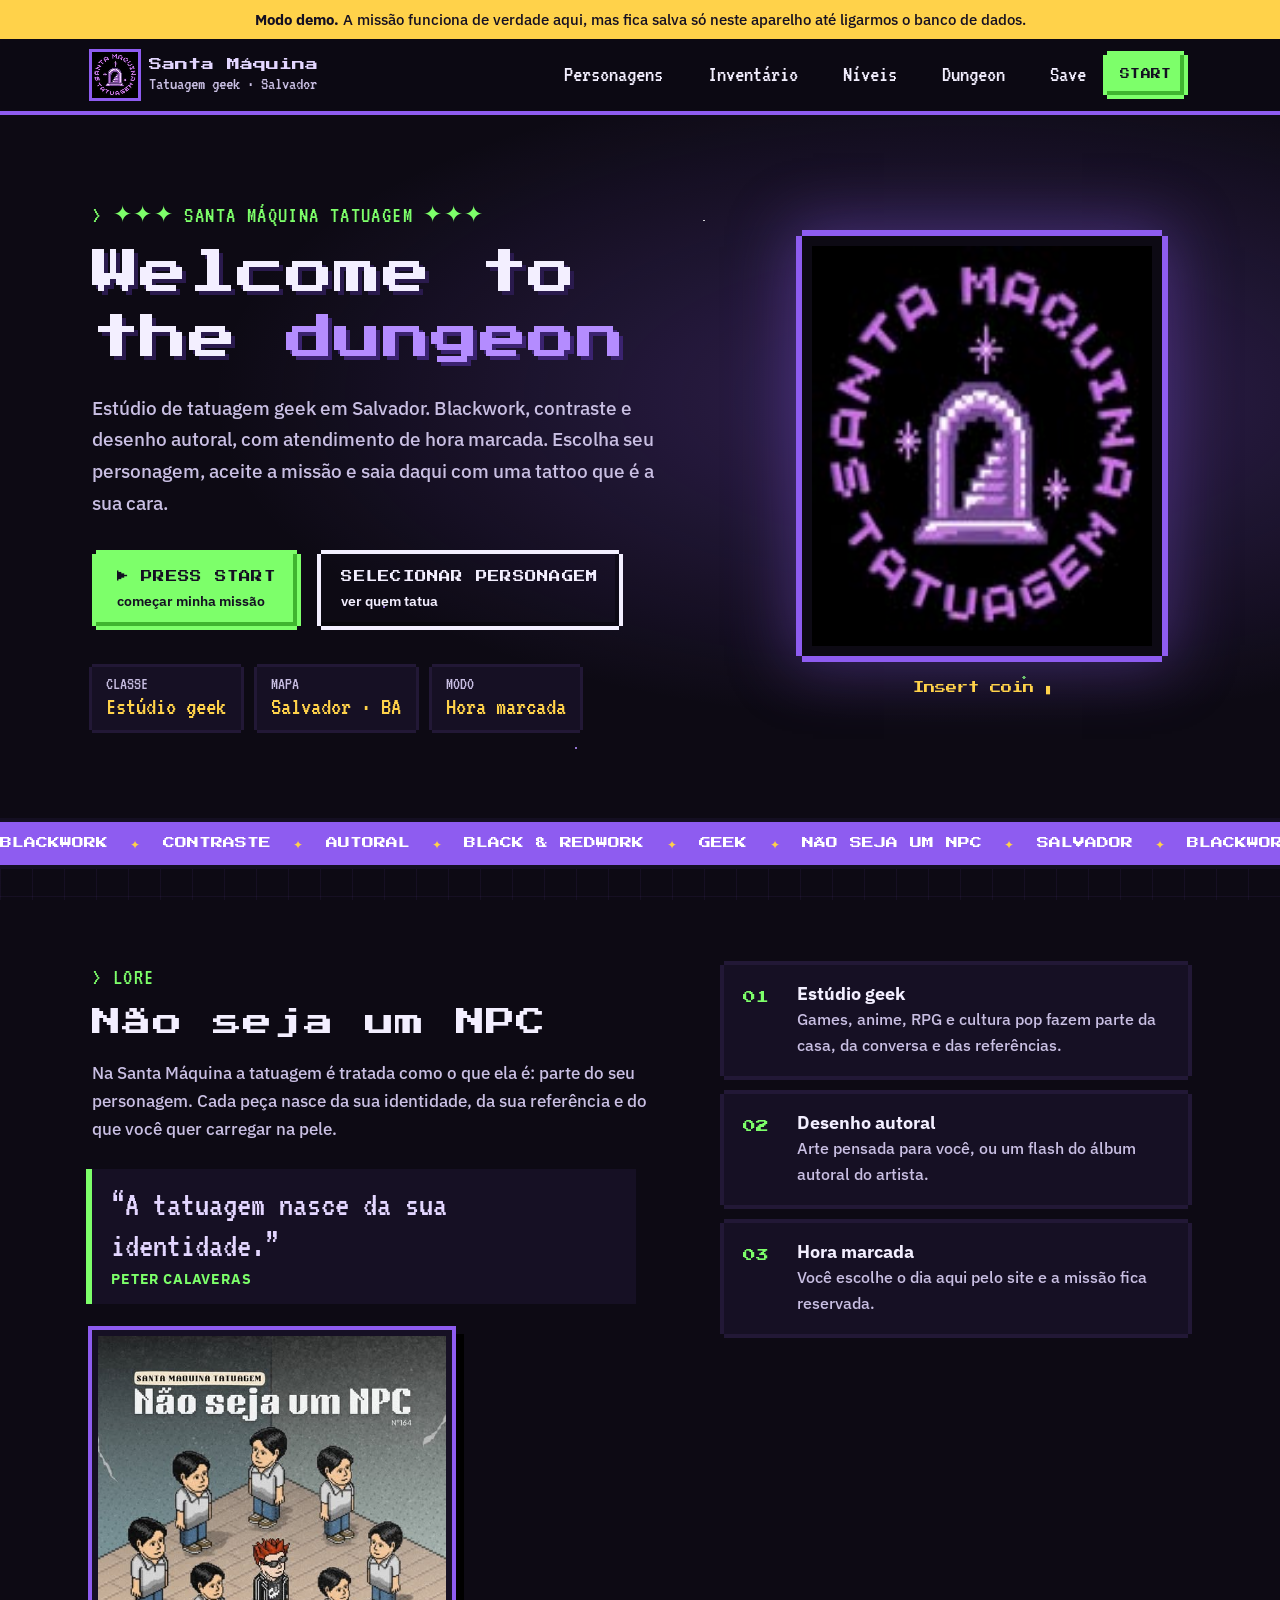
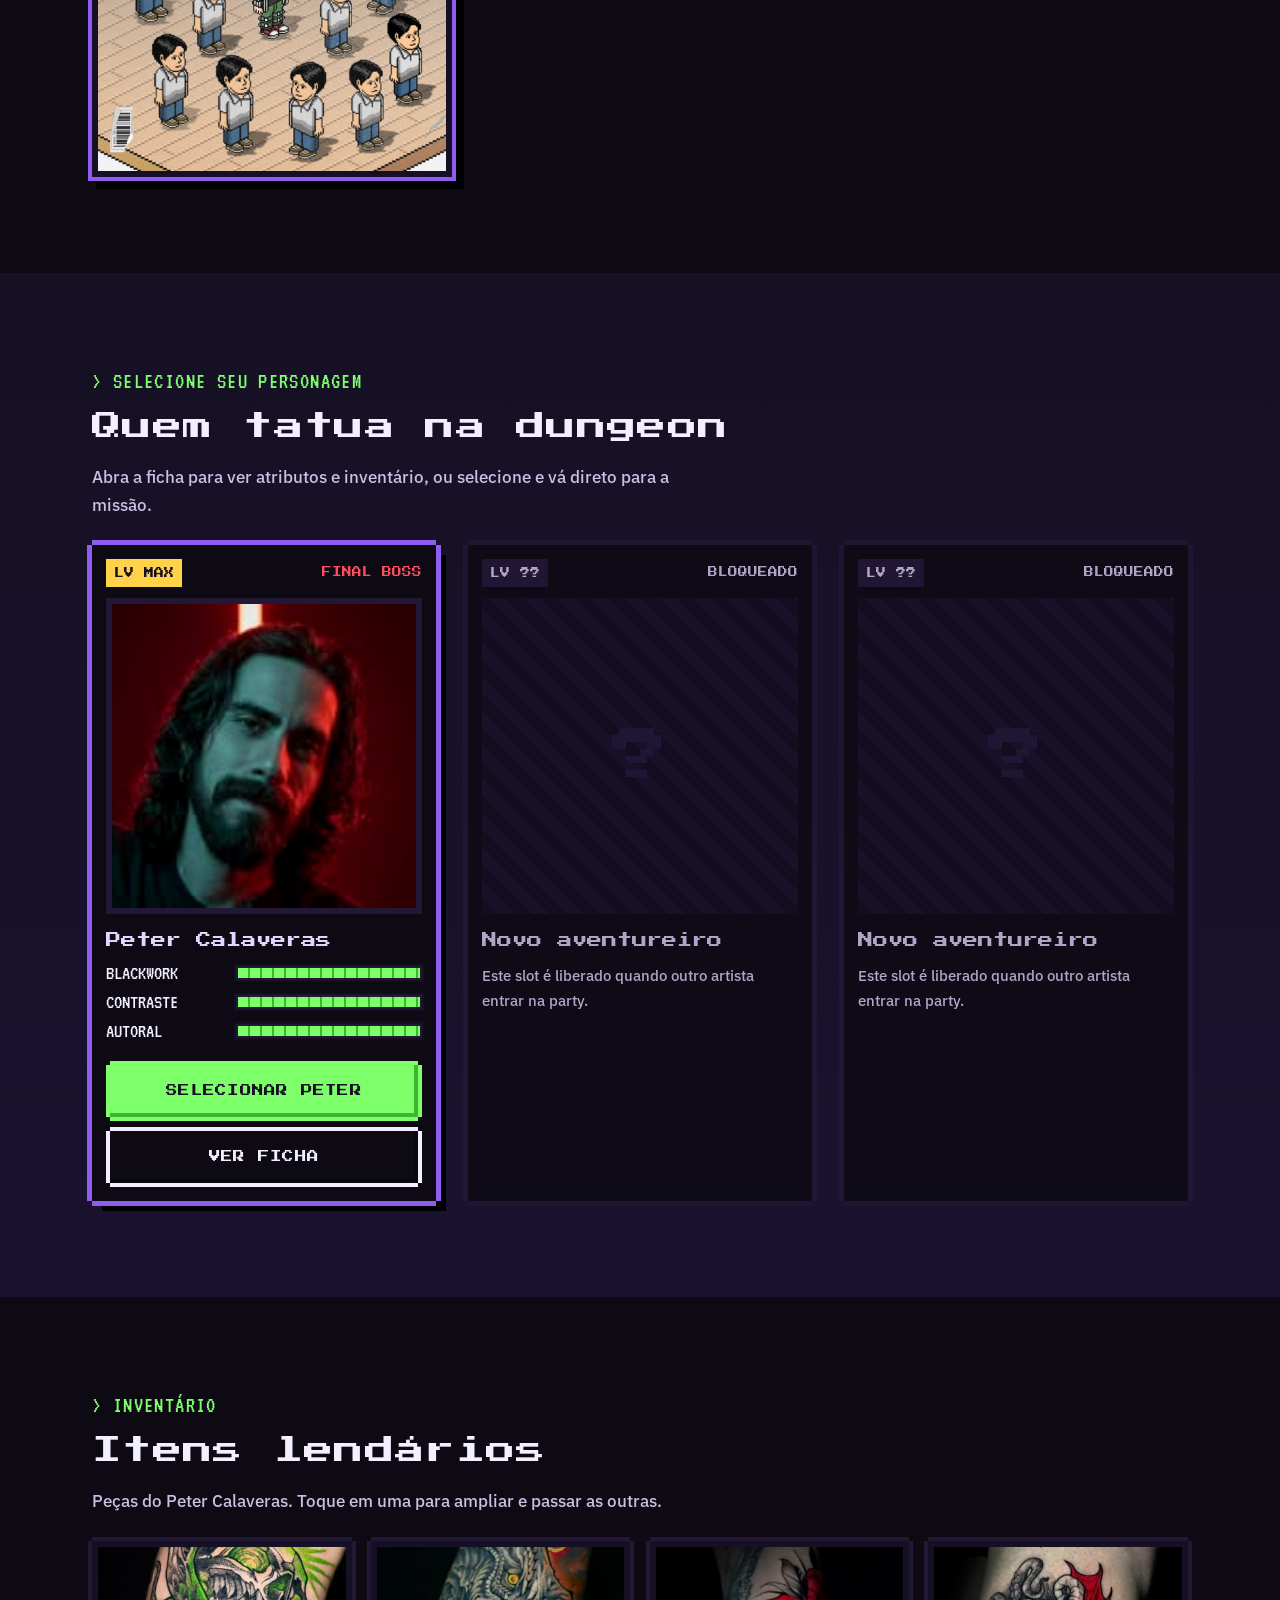
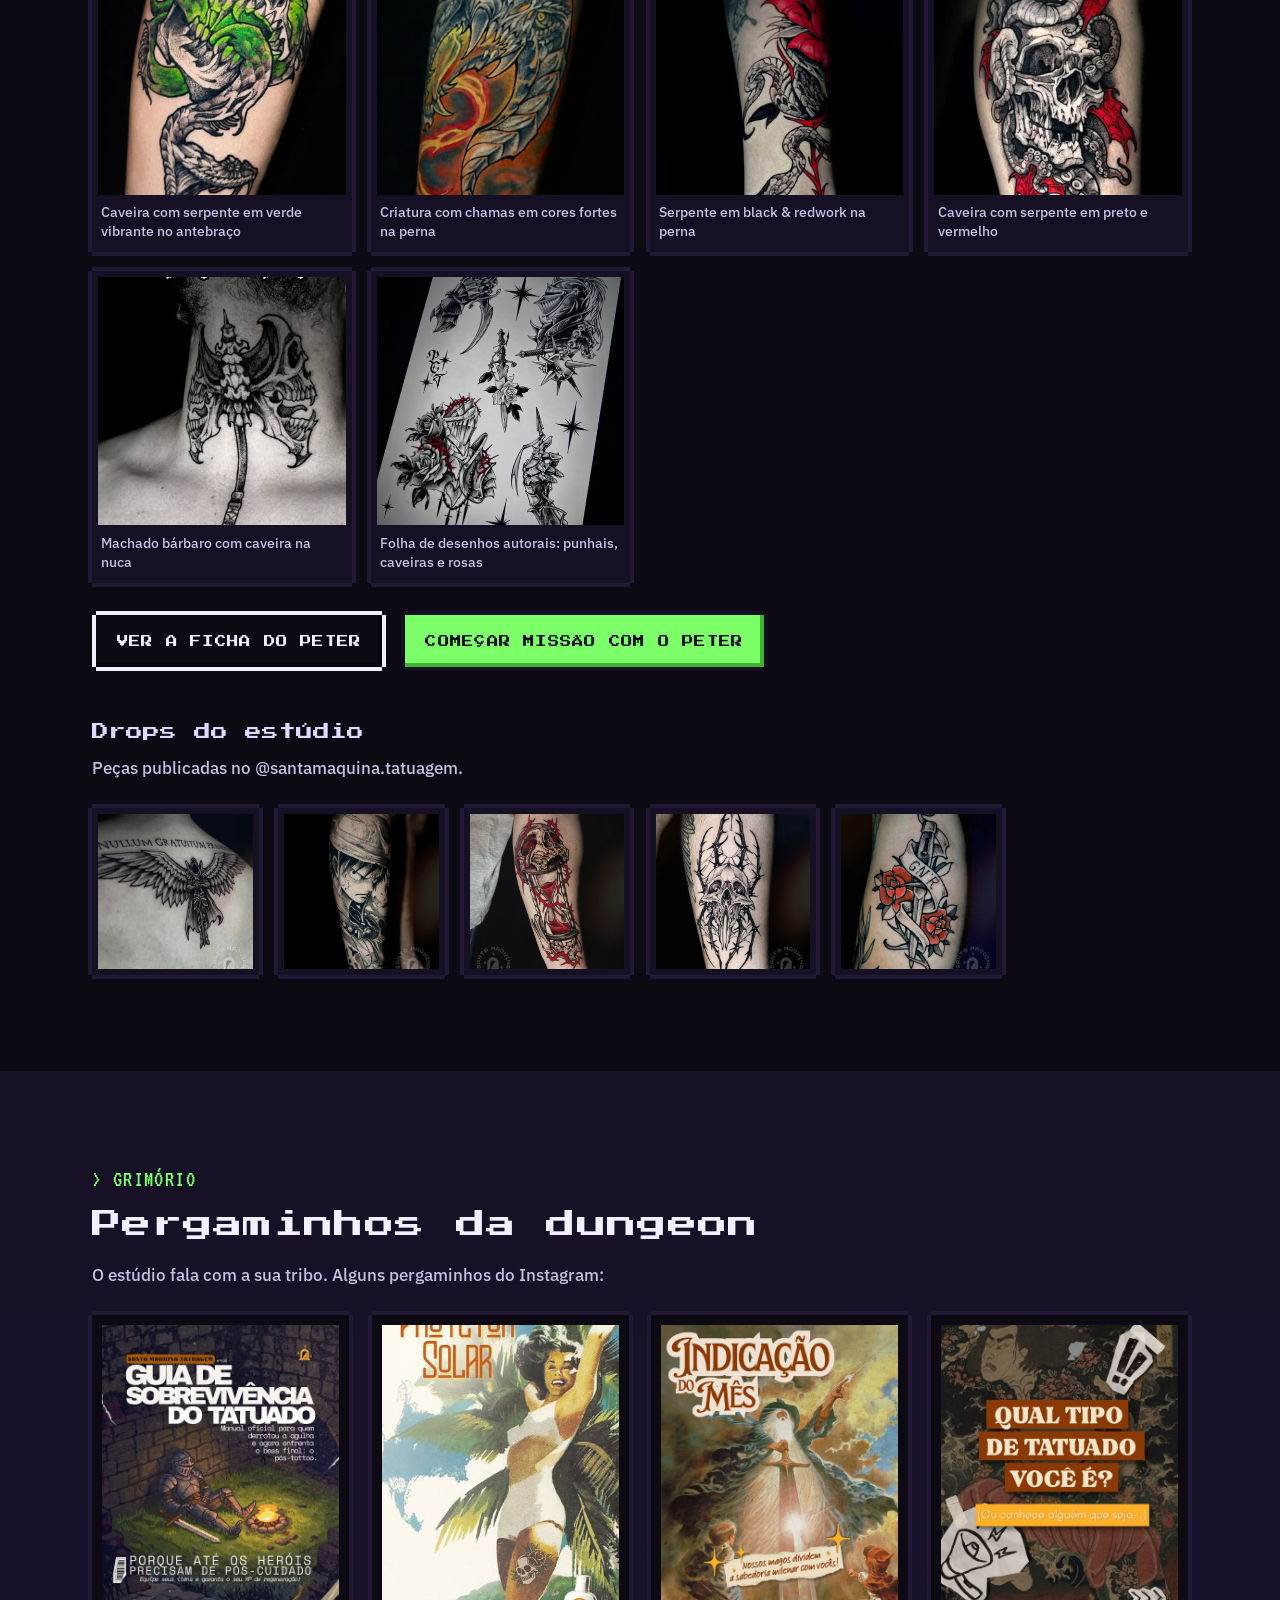
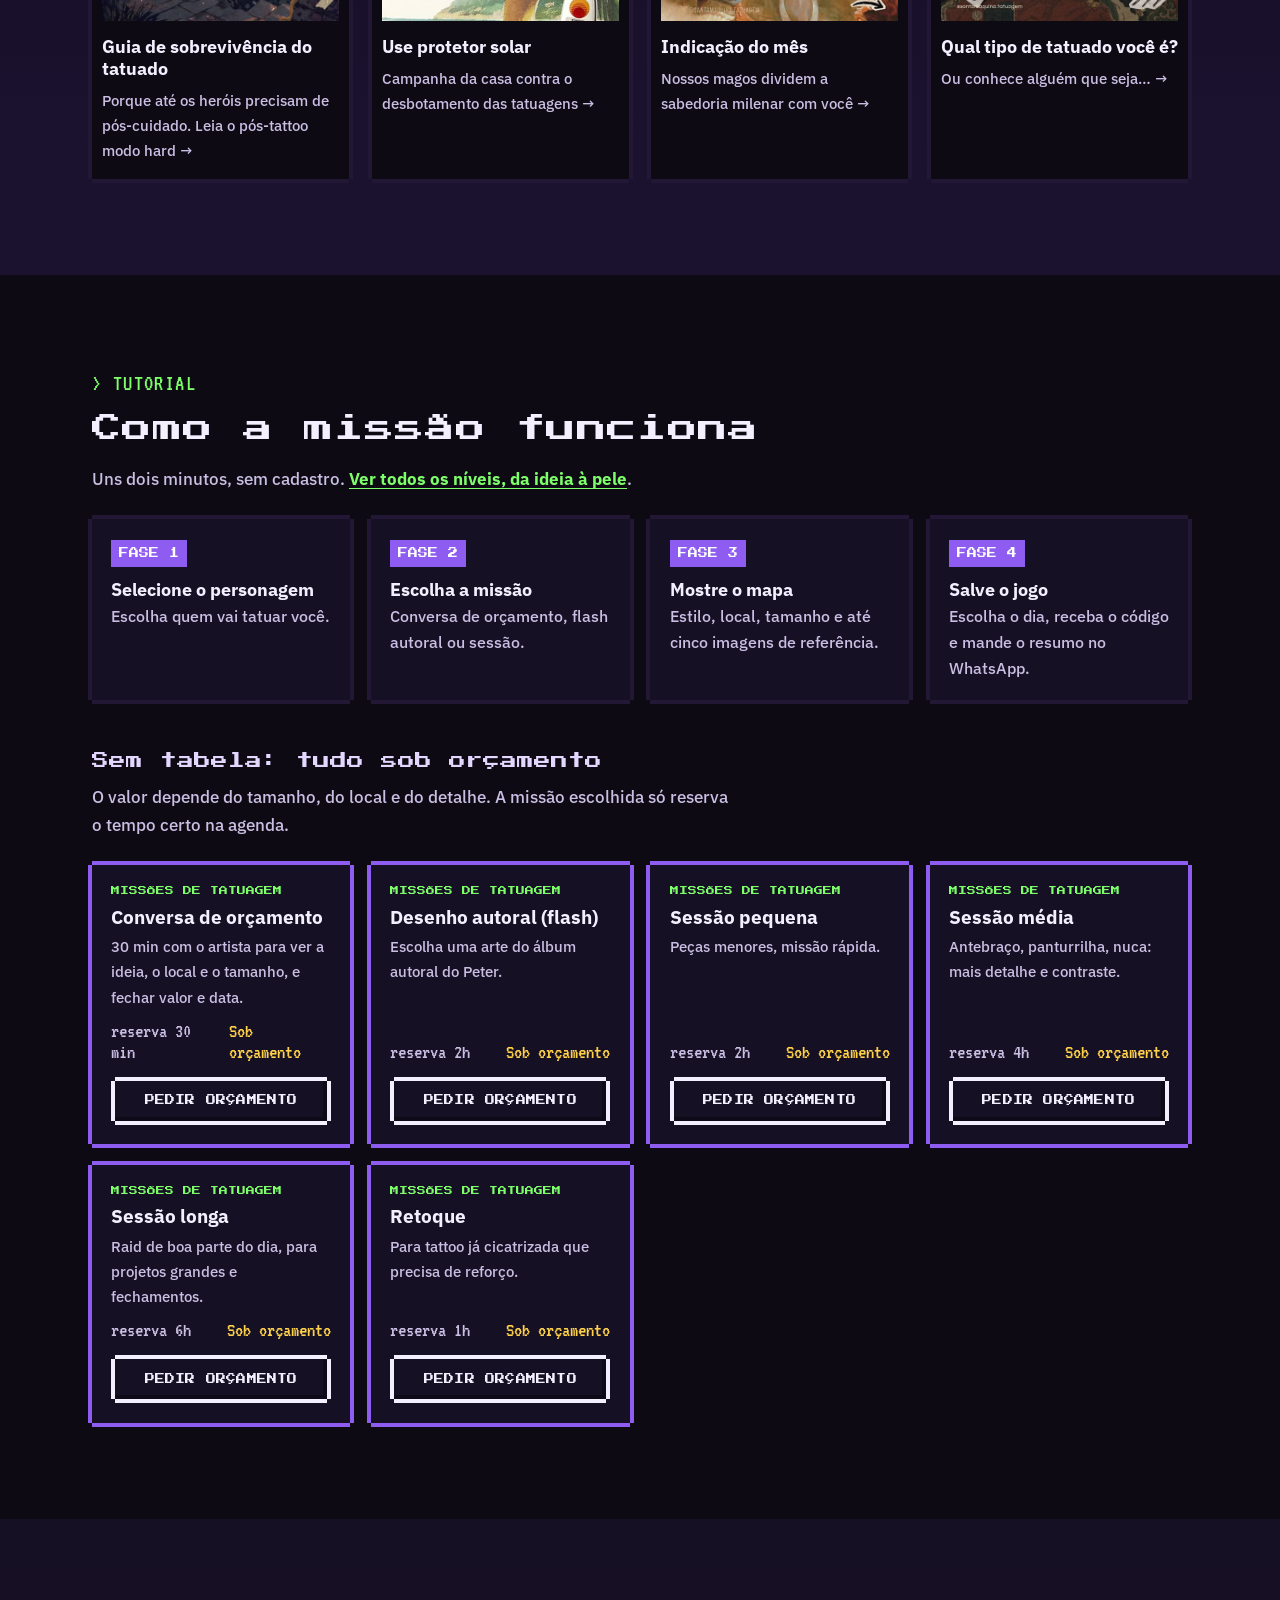
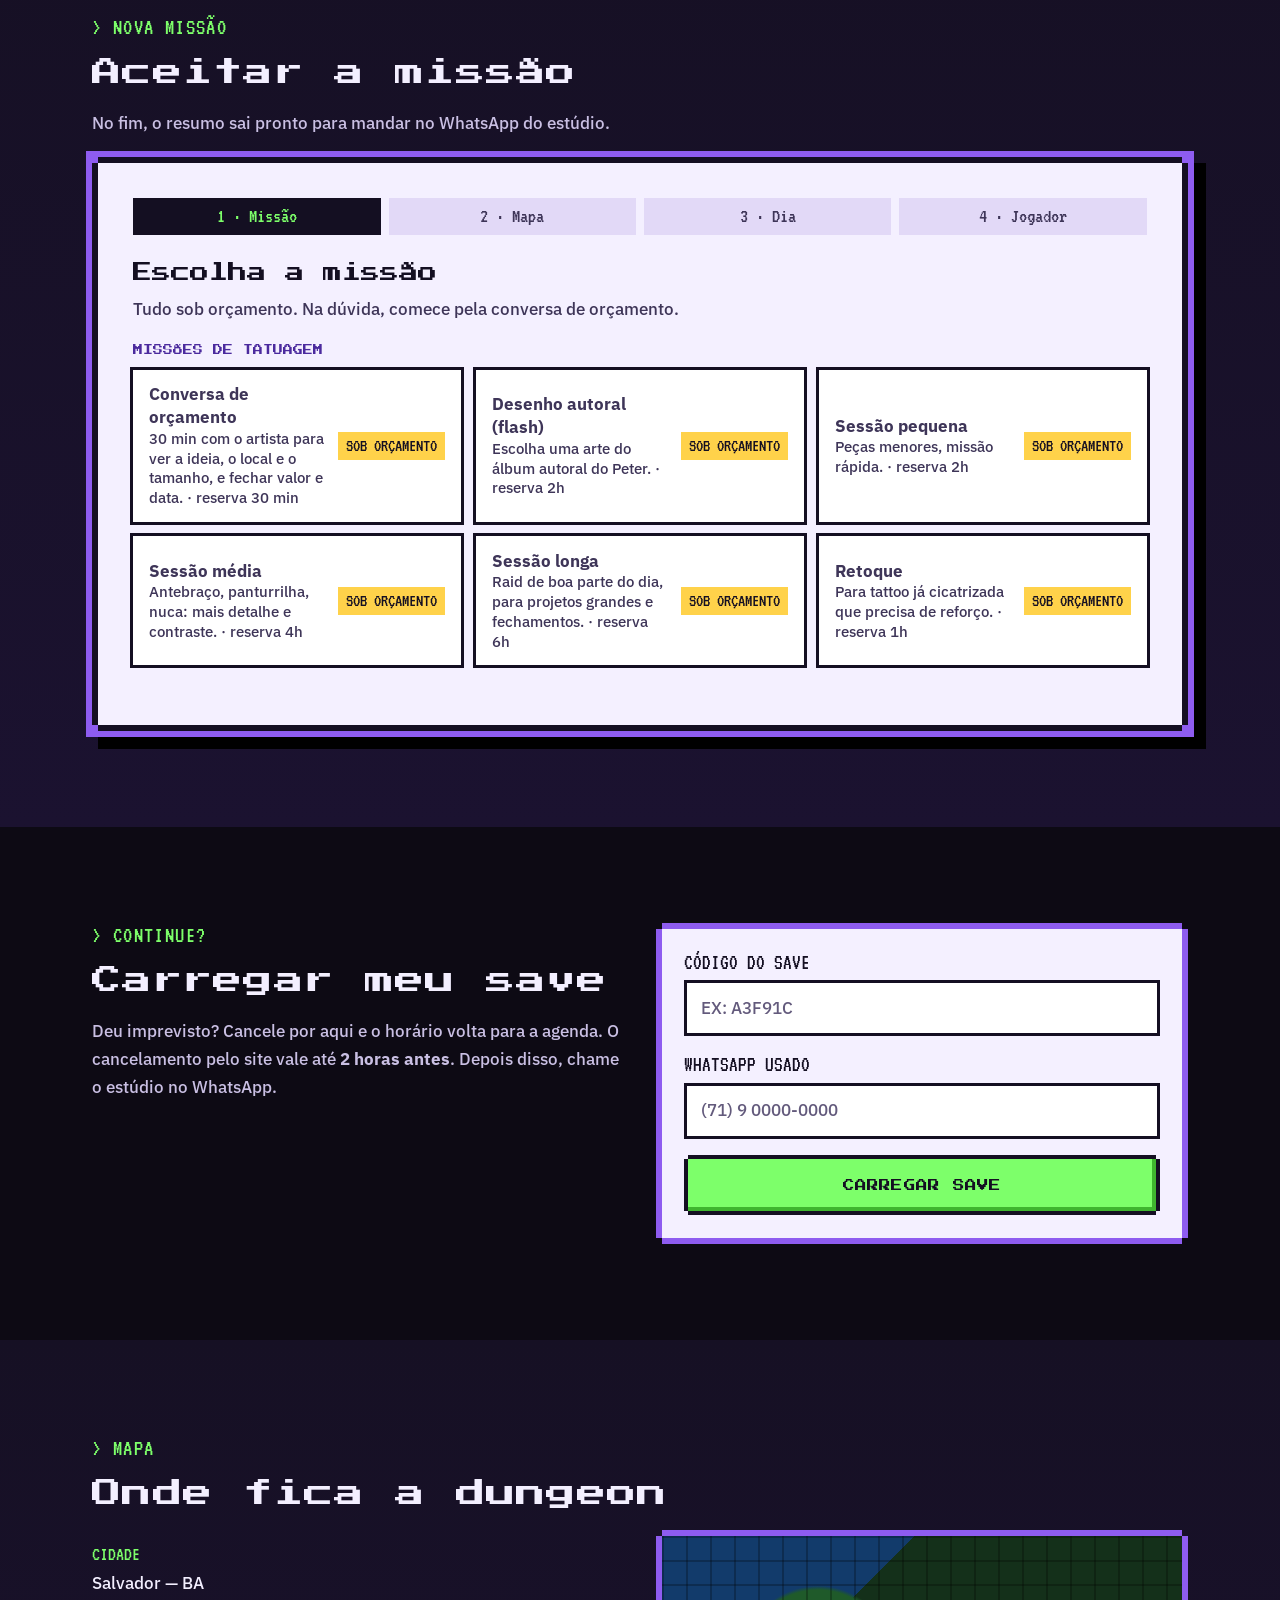
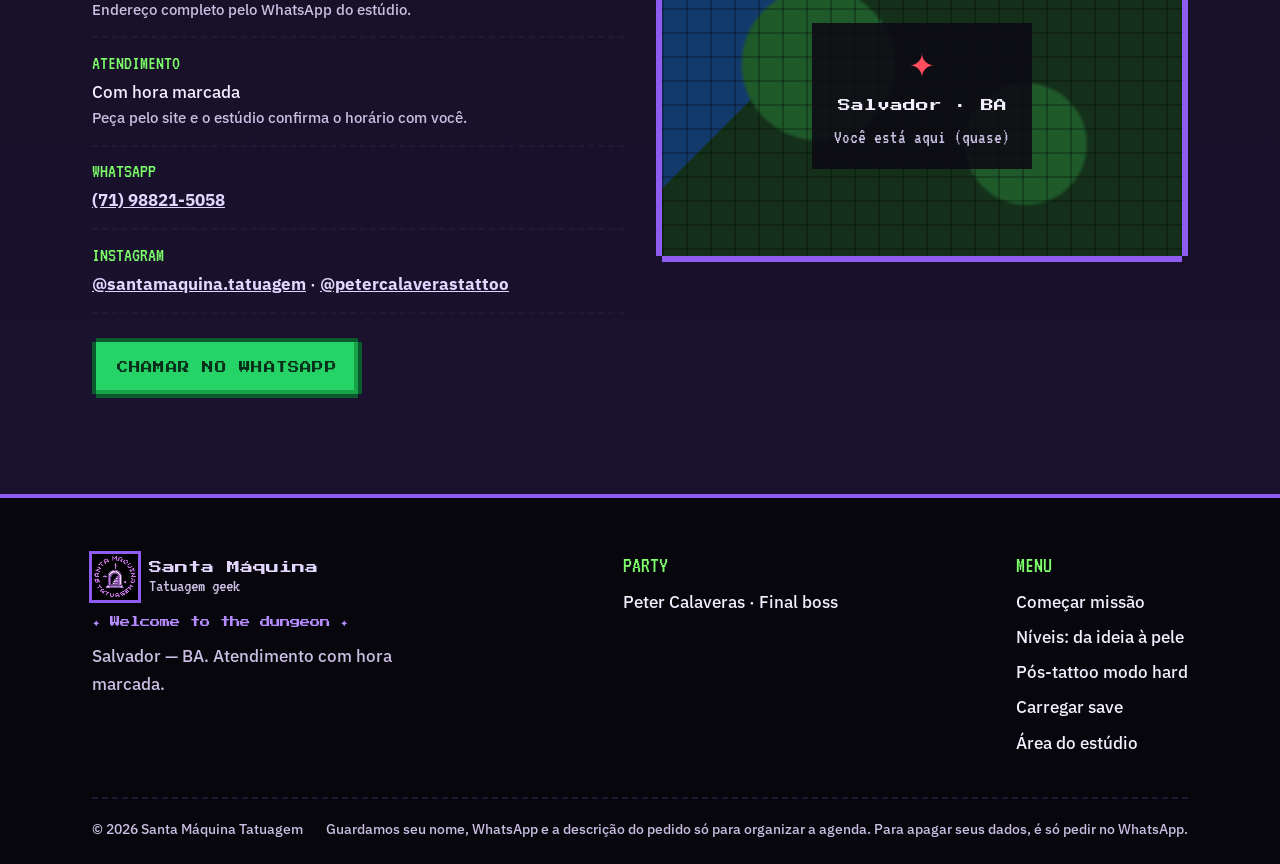
<file: index.html>
<!DOCTYPE html>
<html lang="pt-BR">
<head>
<meta charset="UTF-8">
<meta name="viewport" content="width=device-width, initial-scale=1.0">
<title>Santa Máquina Tatuagem · Welcome to the dungeon · Salvador</title>
<meta name="description" content="Santa Máquina Tatuagem, estúdio geek de Salvador. Blackwork, contraste e desenho autoral com Peter Calaveras. Escolha seu personagem, aceite a missão e marque sua sessão pelo site.">
<meta name="theme-color" content="#0D0A14">
<link rel="icon" href="fotos/logo.jpg">

<meta property="og:type" content="website">
<meta property="og:title" content="Santa Máquina Tatuagem · Welcome to the dungeon">
<meta property="og:description" content="Estúdio geek de Salvador. Selecione seu personagem e comece a missão.">
<meta property="og:image" content="fotos/logo.jpg">
<meta property="og:locale" content="pt_BR">

<link rel="preconnect" href="https://fonts.googleapis.com">
<link rel="preconnect" href="https://fonts.gstatic.com" crossorigin>
<link href="https://fonts.googleapis.com/css2?family=IBM+Plex+Sans:wght@500;600;700&family=Press+Start+2P&family=VT323&display=swap" rel="stylesheet">
<link rel="stylesheet" href="assets/estilo.css?v=20261020132347">

<script type="application/ld+json">
{
  "@context":"https://schema.org",
  "@type":"TattooParlor",
  "name":"Santa Máquina Tatuagem",
  "image":"fotos/logo.jpg",
  "telephone":"+55 71 98821-5058",
  "address":{"@type":"PostalAddress","addressLocality":"Salvador","addressRegion":"BA","addressCountry":"BR"},
  "sameAs":["https://www.instagram.com/santamaquina.tatuagem/"]
}
</script>
</head>
<body>

<div id="faixa-demo" class="faixa-demo" hidden>
  <b>Modo demo.</b> A missão funciona de verdade aqui, mas fica salva só neste aparelho até ligarmos o banco de dados.
</div>

<!-- ================= TOPO ================= -->
<header class="topo">
  <div class="wrap topo-in">
    <a class="marca" href="#" aria-label="Santa Máquina, início">
      <img src="fotos/logo.jpg" alt="" width="46" height="46">
      <span><b>Santa Máquina</b><small>Tatuagem geek · Salvador</small></span>
    </a>
    <nav class="menu" aria-label="Seções">
      <a href="#personagens">Personagens</a>
      <a href="#inventario">Inventário</a>
      <a href="processo.html">Níveis</a>
      <a href="#local">Dungeon</a>
      <a href="#meu-horario">Save</a>
    </nav>
    <a class="btn btn-start mini" href="#agendar">Start</a>
  </div>
</header>

<main>
<!-- ================= CAPA ================= -->
<section class="capa">
  <div class="estrelas" aria-hidden="true"></div>
  <div class="wrap capa-in">
    <div class="capa-txt">
      <p class="olho">✦✦✦ Santa Máquina Tatuagem ✦✦✦</p>
      <h1>Welcome to the <span class="destaque">dungeon</span></h1>
      <p class="lead">Estúdio de tatuagem geek em Salvador. Blackwork, contraste e desenho autoral, com atendimento de hora marcada. Escolha seu personagem, aceite a missão e saia daqui com uma tattoo que é a sua cara.</p>
      <div class="caminhos">
        <a class="btn btn-start caminho" href="index.html?artista=peter#agendar" data-embarcar="peter"><b>▶ Press start</b><small>começar minha missão</small></a>
        <a class="btn btn-linha caminho" href="#personagens"><b>Selecionar personagem</b><small>ver quem tatua</small></a>
      </div>
      <ul class="hud" aria-label="Status do estúdio">
        <li><span>Classe</span><b>Estúdio geek</b></li>
        <li><span>Mapa</span><b>Salvador · BA</b></li>
        <li><span>Modo</span><b>Hora marcada</b></li>
      </ul>
    </div>
    <div class="capa-portal">
      <div class="janela-pixel">
        <img src="fotos/logo.jpg" alt="Logo da Santa Máquina: um portal em pixel roxo com o nome do estúdio em volta" width="400" height="400">
      </div>
      <p class="pisca" aria-hidden="true">Insert coin ▮</p>
    </div>
  </div>
</section>

<div class="fita-corre" aria-hidden="true">
  <div>
    <span>Blackwork</span><i>✦</i><span>Contraste</span><i>✦</i><span>Autoral</span><i>✦</i><span>Black &amp; redwork</span><i>✦</i><span>Geek</span><i>✦</i><span>Não seja um NPC</span><i>✦</i><span>Salvador</span><i>✦</i>
    <span>Blackwork</span><i>✦</i><span>Contraste</span><i>✦</i><span>Autoral</span><i>✦</i><span>Black &amp; redwork</span><i>✦</i><span>Geek</span><i>✦</i><span>Não seja um NPC</span><i>✦</i><span>Salvador</span><i>✦</i>
  </div>
</div>

<!-- ================= NPC ================= -->
<section class="secao" id="sobre">
  <div class="wrap sobre">
    <div>
      <p class="olho">Lore</p>
      <h2>Não seja um NPC</h2>
      <p class="sub">
        Na Santa Máquina a tatuagem é tratada como o que ela é: parte do seu personagem.
        Cada peça nasce da sua identidade, da sua referência e do que você quer carregar na pele.
      </p>
      <p class="citacao">“A tatuagem nasce da sua identidade.”<small>Peter Calaveras</small></p>
      <figure class="npc"><img src="fotos/post-npc.jpg" alt="Post Não seja um NPC: vários bonecos iguais em pixel e um diferente, de cabelo vermelho" loading="lazy"></figure>
    </div>
    <div class="jeitos">
      <div class="jeito"><i aria-hidden="true">01</i><div><h3>Estúdio geek</h3><p>Games, anime, RPG e cultura pop fazem parte da casa, da conversa e das referências.</p></div></div>
      <div class="jeito"><i aria-hidden="true">02</i><div><h3>Desenho autoral</h3><p>Arte pensada para você, ou um flash do álbum autoral do artista.</p></div></div>
      <div class="jeito"><i aria-hidden="true">03</i><div><h3>Hora marcada</h3><p>Você escolhe o dia aqui pelo site e a missão fica reservada.</p></div></div>
    </div>
  </div>
</section>

<!-- ================= PERSONAGENS ================= -->
<section class="secao secao-roxa" id="personagens">
  <div class="wrap">
    <p class="olho">Selecione seu personagem</p>
    <h2>Quem tatua na dungeon</h2>
    <p class="sub">Abra a ficha para ver atributos e inventário, ou selecione e vá direto para a missão.</p>
    <div class="party" id="lista-equipe"></div>
  </div>
</section>

<!-- ================= INVENTÁRIO ================= -->
<section class="secao" id="inventario">
  <div class="wrap">
    <p class="olho">Inventário</p>
    <h2>Itens lendários</h2>
    <p class="sub">Peças do Peter Calaveras. Toque em uma para ampliar e passar as outras.</p>
    <div class="mural" id="mural-capa" data-max="6"></div>
    <div class="acoes">
      <a class="btn btn-linha" href="artista.html?a=peter">Ver a ficha do Peter</a>
      <a class="btn btn-start" href="index.html?artista=peter#agendar" data-embarcar="peter">Começar missão com o Peter</a>
    </div>

    <h3 class="passo-titulo">Drops do estúdio</h3>
    <p class="sub">Peças publicadas no @santamaquina.tatuagem.</p>
    <div class="mural mural-mini" id="mural-estudio"></div>
  </div>
</section>

<!-- ================= GRIMÓRIO ================= -->
<section class="secao secao-roxa" id="grimorio">
  <div class="wrap">
    <p class="olho">Grimório</p>
    <h2>Pergaminhos da dungeon</h2>
    <p class="sub">O estúdio fala com a sua tribo. Alguns pergaminhos do Instagram:</p>
    <div class="pergaminhos">
      <a class="pergaminho" href="processo.html#cuidados">
        <img src="fotos/post-guia-sobrevivencia.jpg" alt="Post Guia de sobrevivência do tatuado: um cavaleiro descansando na fogueira" loading="lazy">
        <b>Guia de sobrevivência do tatuado</b>
        <span>Porque até os heróis precisam de pós-cuidado. Leia o pós-tattoo modo hard →</span>
      </a>
      <a class="pergaminho" href="processo.html#cuidados">
        <img src="fotos/post-protetor.jpg" alt="Post Use protetor solar, campanha contra o desbotamento de tatuagens" loading="lazy">
        <b>Use protetor solar</b>
        <span>Campanha da casa contra o desbotamento das tatuagens →</span>
      </a>
      <a class="pergaminho" href="https://www.instagram.com/santamaquina.tatuagem/" target="_blank" rel="noopener">
        <img src="fotos/post-indicacao.jpg" alt="Post Indicação do mês: um mago com cajado" loading="lazy">
        <b>Indicação do mês</b>
        <span>Nossos magos dividem a sabedoria milenar com você →</span>
      </a>
      <a class="pergaminho" href="https://www.instagram.com/santamaquina.tatuagem/" target="_blank" rel="noopener">
        <img src="fotos/post-tipo-tatuado.jpg" alt="Post Qual tipo de tatuado você é?" loading="lazy">
        <b>Qual tipo de tatuado você é?</b>
        <span>Ou conhece alguém que seja… →</span>
      </a>
    </div>
  </div>
</section>

<!-- ================= COMO FUNCIONA ================= -->
<section class="secao" id="sessoes">
  <div class="wrap">
    <p class="olho">Tutorial</p>
    <h2>Como a missão funciona</h2>
    <p class="sub">Uns dois minutos, sem cadastro. <a class="link" href="processo.html">Ver todos os níveis, da ideia à pele</a>.</p>
    <ol class="mapa-passos">
      <li><h3>Selecione o personagem</h3><p>Escolha quem vai tatuar você.</p></li>
      <li><h3>Escolha a missão</h3><p>Conversa de orçamento, flash autoral ou sessão.</p></li>
      <li><h3>Mostre o mapa</h3><p>Estilo, local, tamanho e até cinco imagens de referência.</p></li>
      <li><h3>Salve o jogo</h3><p>Escolha o dia, receba o código e mande o resumo no WhatsApp.</p></li>
    </ol>

    <h3 class="passo-titulo">Sem tabela: tudo sob orçamento</h3>
    <p class="sub">O valor depende do tamanho, do local e do detalhe. A missão escolhida só reserva o tempo certo na agenda.</p>
    <div class="tipos" id="tipos"><div class="carregando">Carregando…</div></div>
  </div>
</section>

<!-- ================= MISSÃO ================= -->
<section class="secao secao-roxa agendar" id="agendar">
  <div class="wrap">
    <p class="olho">Nova missão</p>
    <h2>Aceitar a missão</h2>
    <p class="sub">No fim, o resumo sai pronto para mandar no WhatsApp do estúdio.</p>

    <div class="painel" id="agendar-app">

      <div class="passos" id="passos">
        <div class="passo" data-estado="atual">1 · Personagem</div>
        <div class="passo" data-estado="aberto">2 · Missão</div>
        <div class="passo" data-estado="aberto">3 · Mapa</div>
        <div class="passo" data-estado="aberto">4 · Dia</div>
        <div class="passo" data-estado="aberto">5 · Jogador</div>
      </div>

      <div class="escolhas" id="escolhas" hidden></div>

      <!-- 1 -->
      <div class="etapa" data-etapa="1" data-ativa>
        <h3>Selecione seu personagem</h3>
        <p class="dica">Quem vai fazer a sua tattoo.</p>
        <div class="lista-barbeiros" id="lista-barbeiros"></div>
      </div>

      <!-- 2 -->
      <div class="etapa" data-etapa="2">
        <h3>Escolha a missão</h3>
        <p class="dica">Tudo sob orçamento. Na dúvida, comece pela conversa de orçamento.</p>
        <div id="lista-servicos"></div>
        <div class="acoes"><button class="voltar" type="button" data-voltar="1">← Trocar personagem</button></div>
      </div>

      <!-- 3 -->
      <div class="etapa" data-etapa="3">
        <h3>Mostre o mapa</h3>
        <p class="dica">Quanto mais detalhe, mais certeiro vem o orçamento.</p>

        <div class="projeto" id="projeto">
          <div class="campos">
            <div id="pj-estilo-box">
              <span class="rotulo-campo">Estilo</span>
              <div class="chips" id="pj-estilo" role="group" aria-label="Estilo"></div>
            </div>
            <div class="campos-2">
              <div class="campo">
                <label for="pj-local">Local do corpo</label>
                <select id="pj-local">
                  <option value="">Escolha</option>
                  <option>Antebraço</option><option>Braço</option><option>Ombro</option>
                  <option>Mão / dedos</option><option>Costas</option><option>Costela</option>
                  <option>Peito</option><option>Barriga</option><option>Quadril</option><option>Coxa</option>
                  <option>Perna / panturrilha</option><option>Pé / tornozelo</option>
                  <option>Pescoço / nuca</option><option>Outro</option>
                </select>
              </div>
              <div class="campo">
                <label for="pj-tamanho">Tamanho aproximado</label>
                <select id="pj-tamanho">
                  <option value="">Não sei ainda</option>
                  <option>Até 5 cm</option><option>5 a 10 cm</option><option>10 a 20 cm</option>
                  <option>Mais de 20 cm</option><option>Fechamento (braço, perna ou costas)</option>
                </select>
              </div>
            </div>
            <div class="campo">
              <label for="pj-ideia">Sua ideia</label>
              <textarea id="pj-ideia" maxlength="600" placeholder="Ex: caveira com serpente em blackwork e vermelho na panturrilha, ou um personagem do meu jogo favorito"></textarea>
            </div>
            <div class="campos-2">
              <div>
                <span class="rotulo-campo">É sua primeira tattoo?</span>
                <div class="chips" data-grupo="primeira" data-rotulo="Primeira tattoo"><button type="button" class="chip" aria-pressed="false">Sim</button><button type="button" class="chip" aria-pressed="false">Não</button></div>
              </div>
              <div>
                <span class="rotulo-campo">Referência geek?</span>
                <div class="chips" data-grupo="geek" data-rotulo="Referência geek"><button type="button" class="chip" aria-pressed="false">Game</button><button type="button" class="chip" aria-pressed="false">Anime</button><button type="button" class="chip" aria-pressed="false">Filme / série</button><button type="button" class="chip" aria-pressed="false">Não</button></div>
              </div>
            </div>
          </div>
        </div>

        <div id="msg-projeto"></div>
        <div class="acoes">
          <button class="btn btn-start" id="pj-continuar" type="button">Escolher o dia →</button>
          <button class="voltar" type="button" data-voltar="2">← Trocar a missão</button>
        </div>
      </div>

      <!-- 4 -->
      <div class="etapa" data-etapa="4">
        <h3>Escolha o dia</h3>
        <p class="dica">O horário marca o começo da sessão. A confirmação final vem pelo WhatsApp.</p>
        <div class="fita" id="fita-dias"></div>
        <p class="titulo-dia" id="titulo-dia"></p>
        <div id="caixa-horas"></div>
        <div class="acoes"><button class="voltar" type="button" data-voltar="3">← Voltar</button></div>
      </div>

      <!-- 5 -->
      <div class="etapa" data-etapa="5">
        <h3>Jogador</h3>
        <p class="dica">Só falta saber com quem a gente vai falar.</p>
        <div class="resumo" id="resumo"></div>
        <form id="form-cliente" novalidate>
          <div class="campos">
            <div class="campo">
              <label for="cli-nome">Seu nome</label>
              <input id="cli-nome" name="nome" type="text" autocomplete="name" placeholder="Seu nome de aventureiro (o de verdade)" required>
            </div>
            <div class="campo">
              <label for="cli-tel">WhatsApp</label>
              <input id="cli-tel" name="tel" type="tel" inputmode="numeric" autocomplete="tel" placeholder="(71) 9 0000-0000" required>
              <p class="ajuda">Para o estúdio falar com você sobre a missão. Não vai para lista de propaganda.</p>
            </div>
            <div class="campo">
              <label for="cli-obs"><span id="cli-obs-rot">Algo mais</span> <small>(opcional)</small></label>
              <textarea id="cli-obs" name="obs" maxlength="240" placeholder="Algo mais que a gente precisa saber"></textarea>
            </div>
          </div>
          <div id="msg-form"></div>
          <div class="acoes">
            <button class="btn btn-start" id="btn-confirmar" type="submit">Aceitar missão</button>
            <button class="voltar" type="button" data-voltar="4">← Trocar o dia</button>
          </div>
        </form>
      </div>

      <!-- 6 -->
      <div class="etapa" data-etapa="6">
        <div class="sucesso">
          <div class="selo-ok" aria-hidden="true">
            <svg width="34" height="34" viewBox="0 0 24 24" fill="none" stroke="currentColor" stroke-width="3" stroke-linecap="square" stroke-linejoin="miter"><path d="M20 6 9 17l-5-5"/></svg>
          </div>
          <h3>Missão aceita!</h3>
          <p class="com">com <span id="ok-barbeiro"></span></p>
          <p class="dica" id="ok-linha" style="margin:.4rem 0 1rem"></p>
          <p class="rotulo-codigo">Código do save</p>
          <div class="codigo" id="ok-codigo"></div>
          <p class="expl">
            O horário fica reservado. Agora mande o resumo no WhatsApp: o valor é combinado antes da sessão.
            Com esse código você consulta ou cancela até 2 horas antes.
          </p>
          <div class="acoes">
            <a class="btn btn-zap" id="ok-zap" target="_blank" rel="noopener">Mandar resumo</a>
            <button class="btn btn-linha" id="ok-copiar" type="button">Copiar resumo</button>
            <a class="btn btn-linha" id="ok-ics">Salvar no calendário</a>
            <button class="btn btn-linha" id="btn-novo" type="button">Nova missão</button>
          </div>
          <p class="copiado" id="ok-copiado" aria-live="polite"></p>
          <p class="dica"><a class="link" href="processo.html#cuidados">Já leia o pós-tattoo modo hard</a></p>
        </div>
      </div>

    </div>
  </div>
</section>

<!-- ================= SAVE ================= -->
<section class="secao" id="meu-horario">
  <div class="wrap dupla">
    <div>
      <p class="olho">Continue?</p>
      <h2>Carregar meu save</h2>
      <p class="sub">
        Deu imprevisto? Cancele por aqui e o horário volta para a agenda.
        O cancelamento pelo site vale até <b>2 horas antes</b>. Depois disso, chame o estúdio no WhatsApp.
      </p>
    </div>
    <div class="cartao">
      <form id="form-consulta">
        <div class="campos">
          <div class="campo">
            <label for="con-codigo">Código do save</label>
            <input id="con-codigo" type="text" placeholder="Ex: A3F91C" style="text-transform:uppercase" required>
          </div>
          <div class="campo">
            <label for="con-tel">WhatsApp usado</label>
            <input id="con-tel" type="tel" inputmode="numeric" placeholder="(71) 9 0000-0000" required>
          </div>
          <button class="btn btn-start btn-bloco" type="submit">Carregar save</button>
        </div>
      </form>
      <div id="saida-consulta"></div>
    </div>
  </div>
</section>

<!-- ================= DUNGEON ================= -->
<section class="secao secao-roxa" id="local">
  <div class="wrap">
    <p class="olho">Mapa</p>
    <h2>Onde fica a dungeon</h2>
    <div class="local-in">
      <div>
        <div class="info-item"><b class="rot">Cidade</b><span>Salvador — BA<small>Endereço completo pelo WhatsApp do estúdio.</small></span></div>
        <div class="info-item"><b class="rot">Atendimento</b><span>Com hora marcada<small>Peça pelo site e o estúdio confirma o horário com você.</small></span></div>
        <div class="info-item"><b class="rot">WhatsApp</b><a href="https://wa.me/5571988215058" target="_blank" rel="noopener">(71) 98821-5058</a></div>
        <div class="info-item"><b class="rot">Instagram</b><a href="https://www.instagram.com/santamaquina.tatuagem/" target="_blank" rel="noopener">@santamaquina.tatuagem</a> · <a href="https://www.instagram.com/petercalaverastattoo/" target="_blank" rel="noopener">@petercalaverastattoo</a></div>
        <div class="acoes">
          <a class="btn btn-zap" href="https://wa.me/5571988215058" target="_blank" rel="noopener">Chamar no WhatsApp</a>
        </div>
      </div>
      <div class="mapa mapa-pixel" id="mapa" aria-hidden="true">
        <div class="mapa-8bit">
          <span class="pin">✦</span>
          <b>Salvador · BA</b>
          <small>Você está aqui (quase)</small>
        </div>
      </div>
    </div>
  </div>
</section>
</main>

<!-- ================= RODAPÉ ================= -->
<footer class="rodape">
  <div class="wrap">
    <div class="rodape-in">
      <div style="max-width:22rem">
        <a class="marca" href="#" style="margin-bottom:.9rem">
          <img src="fotos/logo.jpg" alt="" width="46" height="46">
          <span><b>Santa Máquina</b><small>Tatuagem geek</small></span>
        </a>
        <p class="rodape-assina">✦ Welcome to the dungeon ✦</p>
        <p>Salvador — BA. Atendimento com hora marcada.</p>
      </div>
      <div>
        <b class="rodape-titulo">Party</b>
        <ul class="rodape-links">
          <li><a href="artista.html?a=peter">Peter Calaveras · Final boss</a></li>
        </ul>
      </div>
      <div>
        <b class="rodape-titulo">Menu</b>
        <ul class="rodape-links">
          <li><a href="#agendar">Começar missão</a></li>
          <li><a href="processo.html">Níveis: da ideia à pele</a></li>
          <li><a href="processo.html#cuidados">Pós-tattoo modo hard</a></li>
          <li><a href="#meu-horario">Carregar save</a></li>
          <li><a href="admin.html">Área do estúdio</a></li>
        </ul>
      </div>
    </div>
    <div class="creditos">
      <span>© <span id="ano"></span> Santa Máquina Tatuagem</span>
      <span>Guardamos seu nome, WhatsApp e a descrição do pedido só para organizar a agenda. Para apagar seus dados, é só pedir no WhatsApp.</span>
    </div>
  </div>
</footer>

<a class="flutua" href="#agendar">▶ Start</a>

<script src="assets/config.js?v=20261020132347"></script>
<script src="assets/demo.js?v=20261020132347"></script>
<script src="assets/site.js?v=20261020132347"></script>
<script src="assets/tattoo.js?v=20261020132347"></script>
<script src="assets/agenda.js?v=20261020132347"></script>
</body>
</html>
</file>
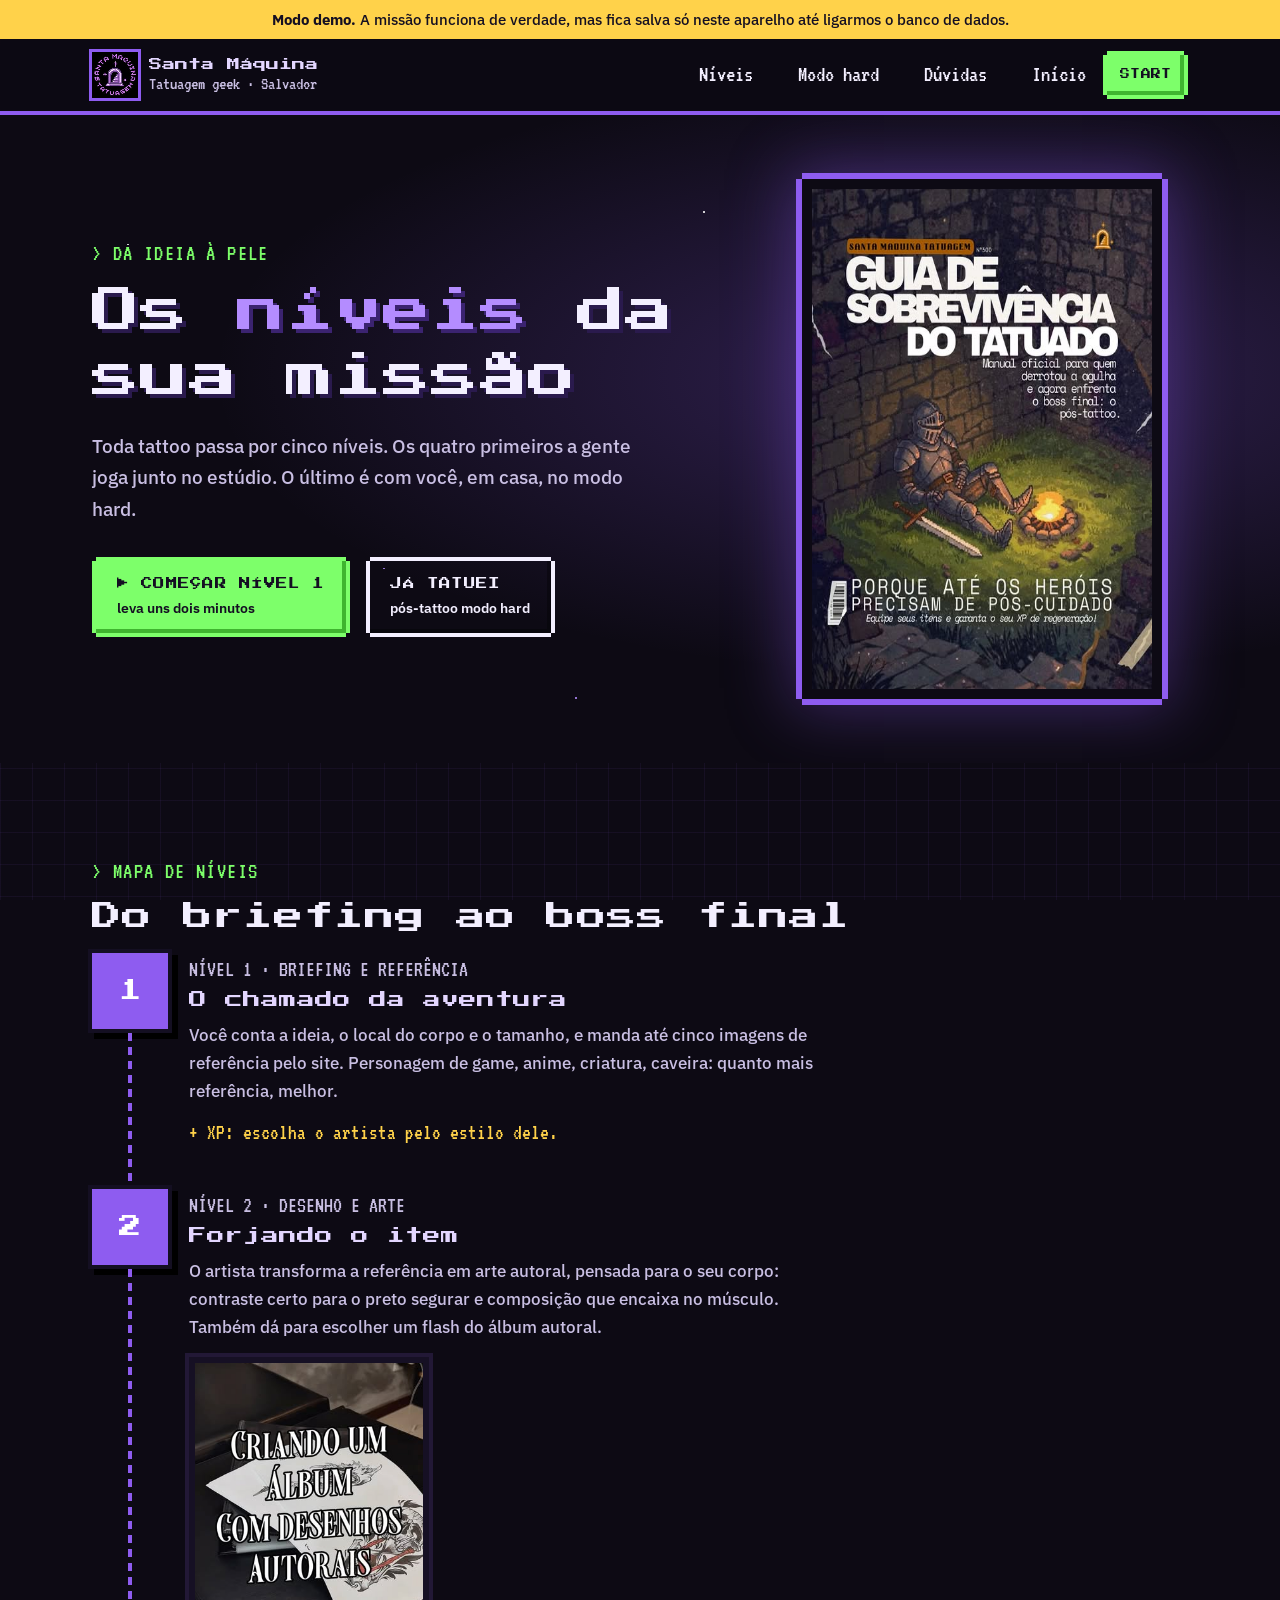
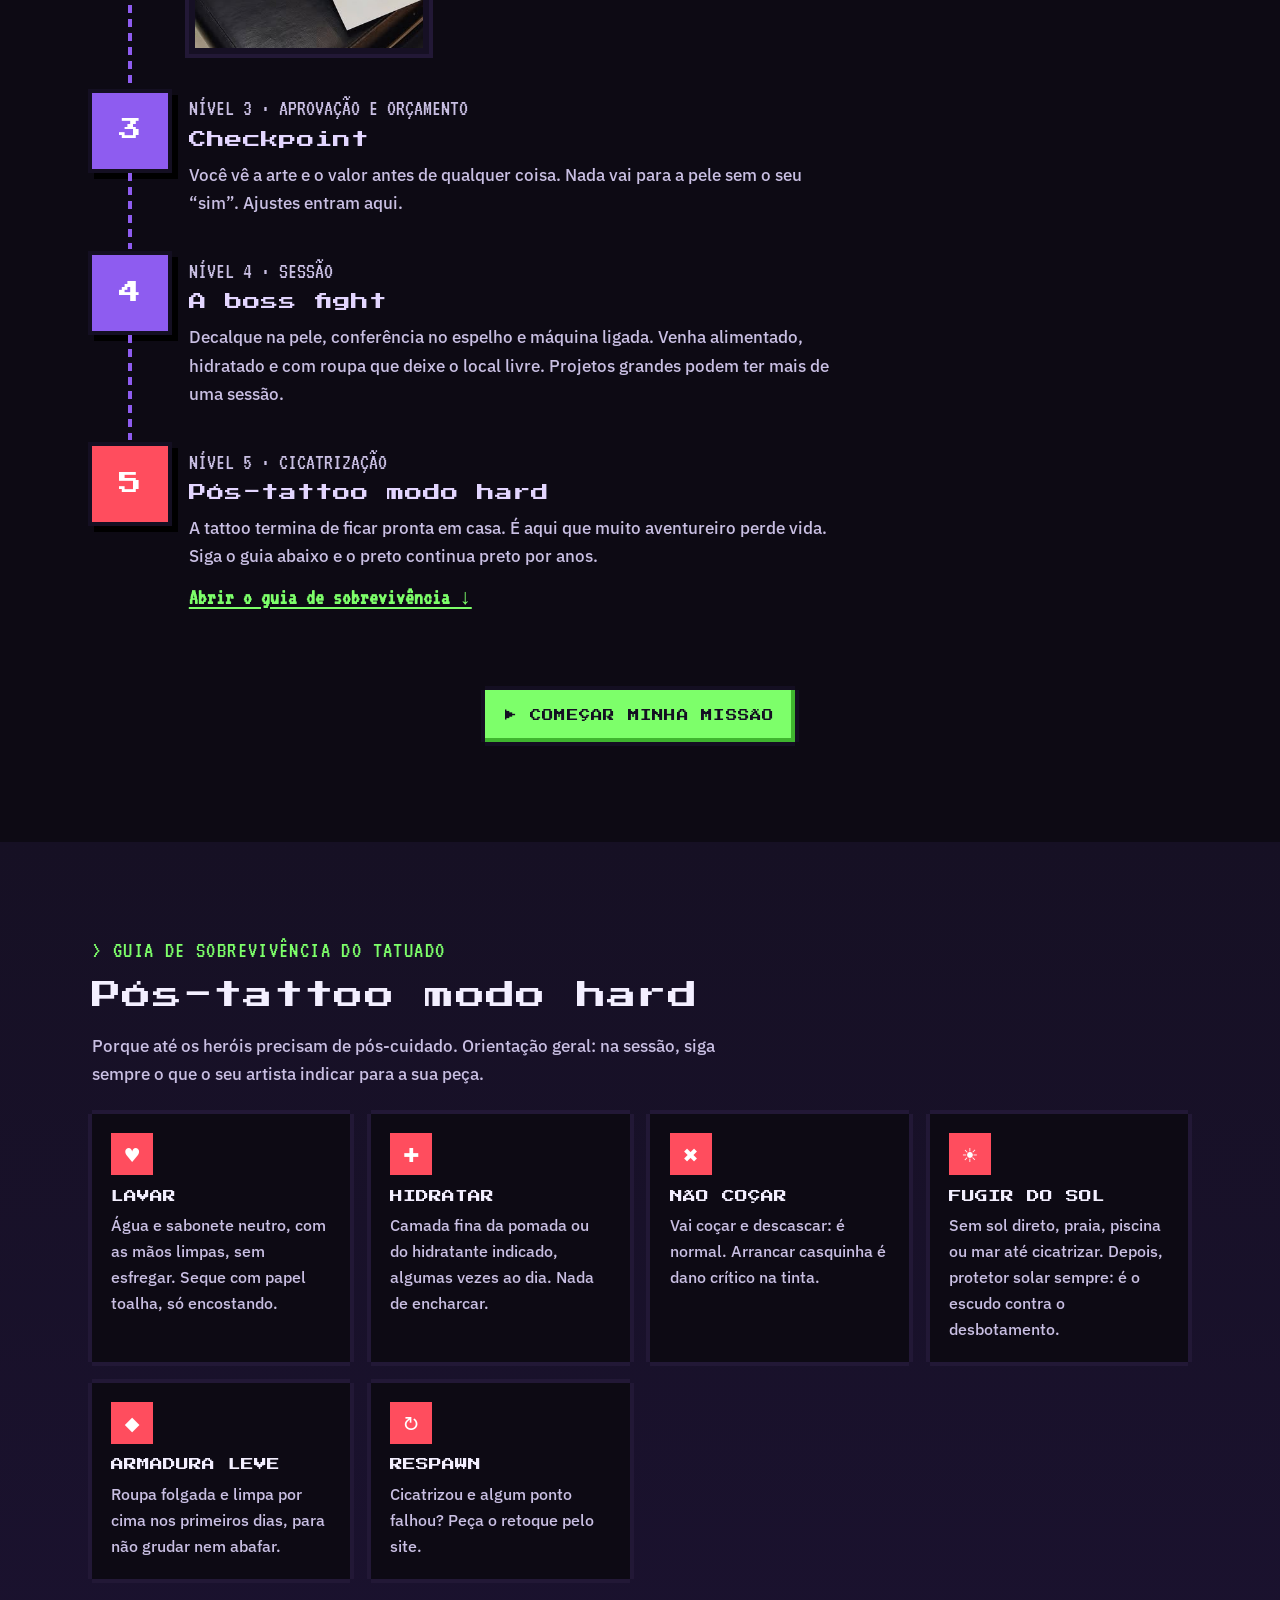
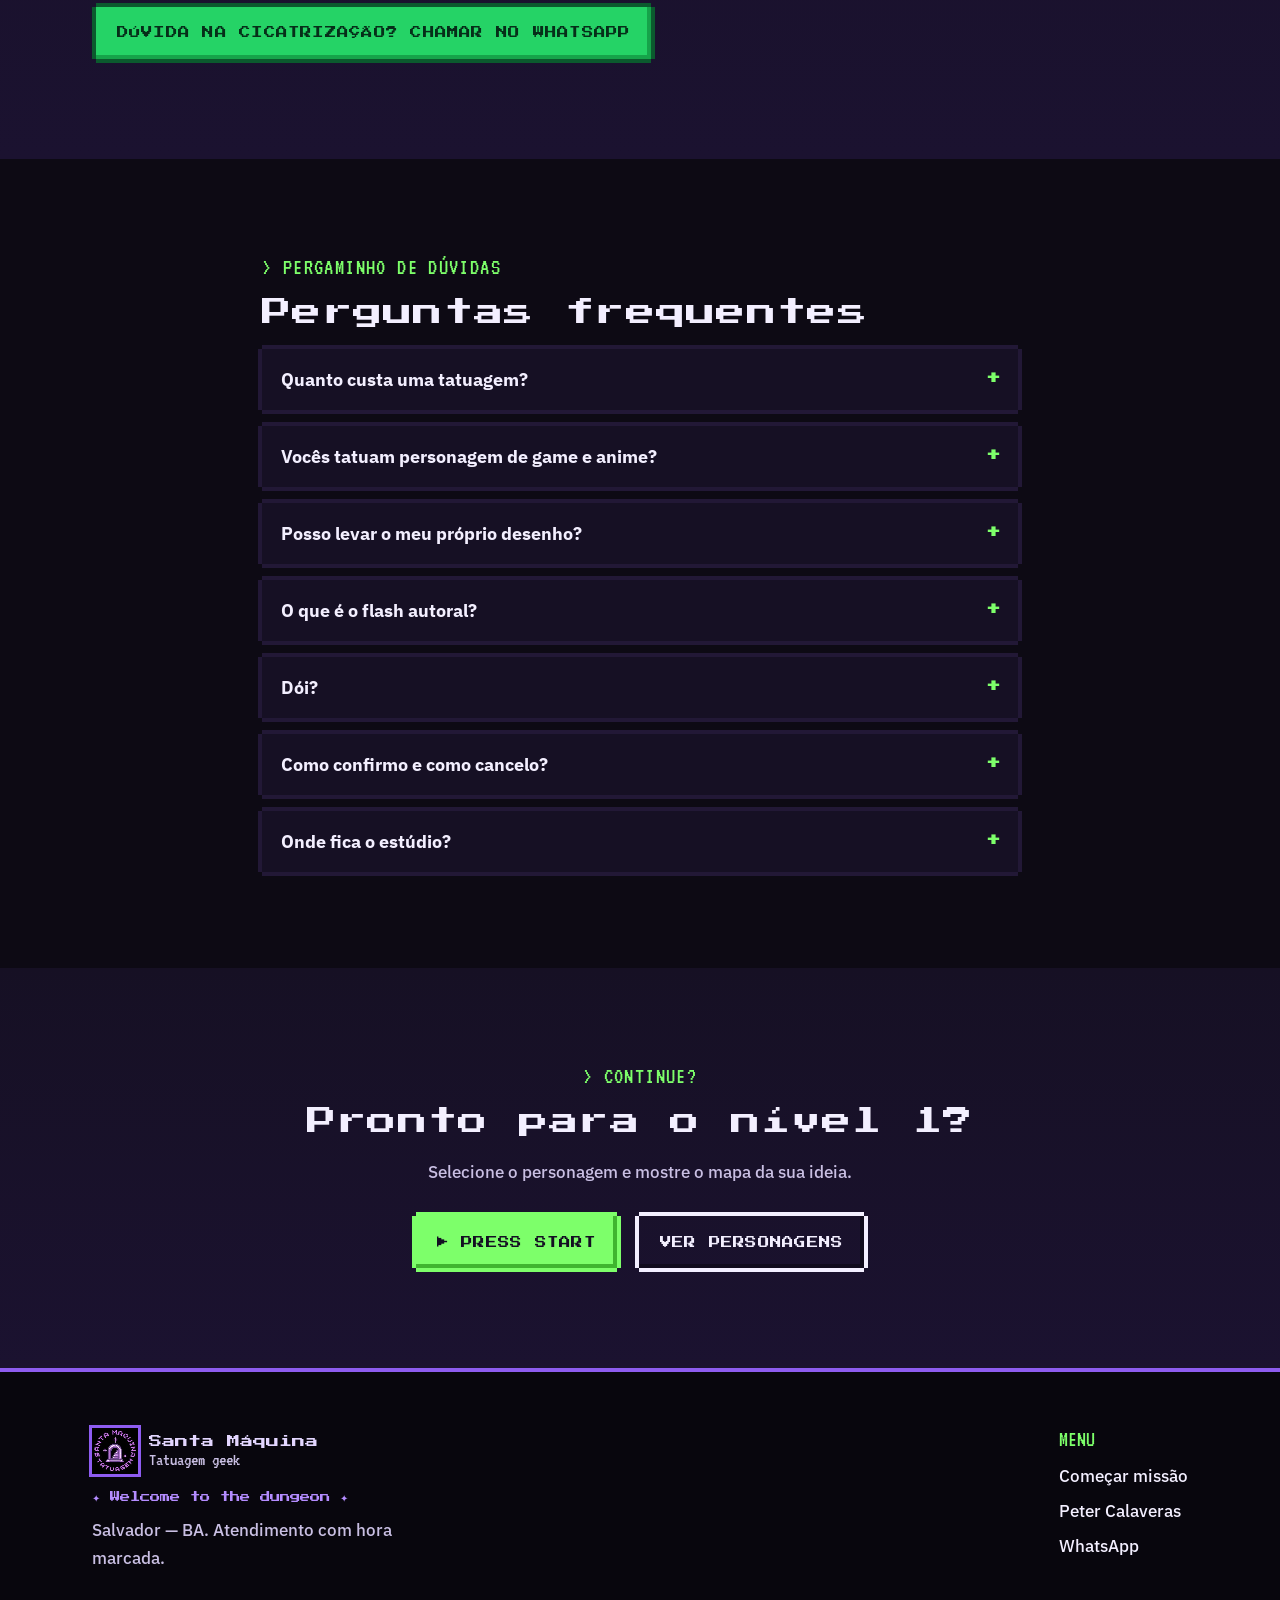
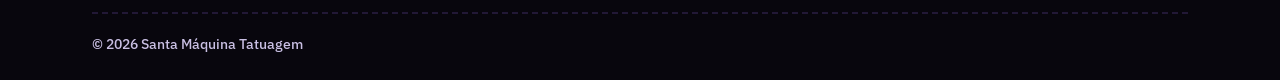
<file: processo.html>
<!DOCTYPE html>
<html lang="pt-BR">
<head>
<meta charset="UTF-8">
<meta name="viewport" content="width=device-width, initial-scale=1.0">
<title>Níveis da missão · Santa Máquina</title>
<meta name="description" content="Da ideia à pele na Santa Máquina Tatuagem, Salvador: os cinco níveis da sua tattoo, o pós-tattoo modo hard e as dúvidas mais comuns.">
<meta name="theme-color" content="#0D0A14">
<link rel="icon" href="fotos/logo.jpg">
<meta property="og:type" content="article">
<meta property="og:title" content="Níveis da missão · Santa Máquina">
<meta property="og:description" content="Da ideia à pele em cinco níveis, e o guia de sobrevivência do tatuado.">
<meta property="og:image" content="fotos/post-guia-sobrevivencia.jpg">
<meta property="og:locale" content="pt_BR">

<link rel="preconnect" href="https://fonts.googleapis.com">
<link rel="preconnect" href="https://fonts.gstatic.com" crossorigin>
<link href="https://fonts.googleapis.com/css2?family=IBM+Plex+Sans:wght@500;600;700&family=Press+Start+2P&family=VT323&display=swap" rel="stylesheet">
<link rel="stylesheet" href="assets/estilo.css?v=20261020132347">
</head>
<body>

<div id="faixa-demo" class="faixa-demo" hidden>
  <b>Modo demo.</b> A missão funciona de verdade, mas fica salva só neste aparelho até ligarmos o banco de dados.
</div>

<header class="topo">
  <div class="wrap topo-in">
    <a class="marca" href="index.html" aria-label="Santa Máquina, início">
      <img src="fotos/logo.jpg" alt="" width="46" height="46">
      <span><b>Santa Máquina</b><small>Tatuagem geek · Salvador</small></span>
    </a>
    <nav class="menu" aria-label="Seções">
      <a href="#niveis">Níveis</a>
      <a href="#cuidados">Modo hard</a>
      <a href="#duvidas">Dúvidas</a>
      <a href="index.html">Início</a>
    </nav>
    <a class="btn btn-start mini" href="index.html#agendar">Start</a>
  </div>
</header>

<main>
<section class="capa capa-curta">
  <div class="estrelas" aria-hidden="true"></div>
  <div class="wrap capa-in">
    <div class="capa-txt">
      <p class="olho">Da ideia à pele</p>
      <h1>Os <span class="destaque">níveis</span> da sua missão</h1>
      <p class="lead">Toda tattoo passa por cinco níveis. Os quatro primeiros a gente joga junto no estúdio. O último é com você, em casa, no modo hard.</p>
      <div class="caminhos">
        <a class="btn btn-start caminho" href="index.html?artista=peter#agendar"><b>▶ Começar nível 1</b><small>leva uns dois minutos</small></a>
        <a class="btn btn-linha caminho" href="#cuidados"><b>Já tatuei</b><small>pós-tattoo modo hard</small></a>
      </div>
    </div>
    <div class="capa-portal">
      <div class="janela-pixel"><img src="fotos/post-guia-sobrevivencia.jpg" alt="Guia de sobrevivência do tatuado: cavaleiro descansando na fogueira" width="400" height="500"></div>
    </div>
  </div>
</section>

<!-- ================= NÍVEIS ================= -->
<section class="secao" id="niveis">
  <div class="wrap">
    <p class="olho">Mapa de níveis</p>
    <h2>Do briefing ao boss final</h2>
    <ol class="linha-tempo">
      <li>
        <span class="lt-num">1</span>
        <div>
          <p class="lt-fase">Nível 1 · Briefing e referência</p>
          <h3>O chamado da aventura</h3>
          <p>Você conta a ideia, o local do corpo e o tamanho, e manda até cinco imagens de referência pelo site. Personagem de game, anime, criatura, caveira: quanto mais referência, melhor.</p>
          <p class="lt-xp">+ XP: escolha o artista pelo estilo dele.</p>
        </div>
      </li>
      <li>
        <span class="lt-num">2</span>
        <div>
          <p class="lt-fase">Nível 2 · Desenho e arte</p>
          <h3>Forjando o item</h3>
          <p>O artista transforma a referência em arte autoral, pensada para o seu corpo: contraste certo para o preto segurar e composição que encaixa no músculo. Também dá para escolher um flash do álbum autoral.</p>
          <figure class="lt-foto"><img src="fotos/post-album.jpg" alt="Álbum com desenhos autorais sendo montado" loading="lazy"></figure>
        </div>
      </li>
      <li>
        <span class="lt-num">3</span>
        <div>
          <p class="lt-fase">Nível 3 · Aprovação e orçamento</p>
          <h3>Checkpoint</h3>
          <p>Você vê a arte e o valor antes de qualquer coisa. Nada vai para a pele sem o seu “sim”. Ajustes entram aqui.</p>
        </div>
      </li>
      <li>
        <span class="lt-num">4</span>
        <div>
          <p class="lt-fase">Nível 4 · Sessão</p>
          <h3>A boss fight</h3>
          <p>Decalque na pele, conferência no espelho e máquina ligada. Venha alimentado, hidratado e com roupa que deixe o local livre. Projetos grandes podem ter mais de uma sessão.</p>
        </div>
      </li>
      <li>
        <span class="lt-num">5</span>
        <div>
          <p class="lt-fase">Nível 5 · Cicatrização</p>
          <h3>Pós-tattoo modo hard</h3>
          <p>A tattoo termina de ficar pronta em casa. É aqui que muito aventureiro perde vida. Siga o guia abaixo e o preto continua preto por anos.</p>
          <p class="lt-xp"><a class="link" href="#cuidados">Abrir o guia de sobrevivência ↓</a></p>
        </div>
      </li>
    </ol>
    <div class="acoes" style="justify-content:center;margin-top:2rem">
      <a class="btn btn-start" href="index.html?artista=peter#agendar">▶ Começar minha missão</a>
    </div>
  </div>
</section>

<!-- ================= CUIDADOS ================= -->
<section class="secao secao-roxa" id="cuidados">
  <div class="wrap">
    <p class="olho">Guia de sobrevivência do tatuado</p>
    <h2>Pós-tattoo modo hard</h2>
    <p class="sub">Porque até os heróis precisam de pós-cuidado. Orientação geral: na sessão, siga sempre o que o seu artista indicar para a sua peça.</p>
    <div class="cuidados">
      <article class="cuidado"><span class="cuidado-ic" aria-hidden="true">♥</span><h3>Lavar</h3><p>Água e sabonete neutro, com as mãos limpas, sem esfregar. Seque com papel toalha, só encostando.</p></article>
      <article class="cuidado"><span class="cuidado-ic" aria-hidden="true">✚</span><h3>Hidratar</h3><p>Camada fina da pomada ou do hidratante indicado, algumas vezes ao dia. Nada de encharcar.</p></article>
      <article class="cuidado"><span class="cuidado-ic" aria-hidden="true">✖</span><h3>Não coçar</h3><p>Vai coçar e descascar: é normal. Arrancar casquinha é dano crítico na tinta.</p></article>
      <article class="cuidado"><span class="cuidado-ic" aria-hidden="true">☀</span><h3>Fugir do sol</h3><p>Sem sol direto, praia, piscina ou mar até cicatrizar. Depois, protetor solar sempre: é o escudo contra o desbotamento.</p></article>
      <article class="cuidado"><span class="cuidado-ic" aria-hidden="true">◆</span><h3>Armadura leve</h3><p>Roupa folgada e limpa por cima nos primeiros dias, para não grudar nem abafar.</p></article>
      <article class="cuidado"><span class="cuidado-ic" aria-hidden="true">↻</span><h3>Respawn</h3><p>Cicatrizou e algum ponto falhou? Peça o retoque pelo site.</p></article>
    </div>
    <div class="acoes">
      <a class="btn btn-zap" href="https://wa.me/5571988215058" target="_blank" rel="noopener">Dúvida na cicatrização? Chamar no WhatsApp</a>
    </div>
  </div>
</section>

<!-- ================= FAQ ================= -->
<section class="secao" id="duvidas">
  <div class="wrap estreito">
    <p class="olho">Pergaminho de dúvidas</p>
    <h2>Perguntas frequentes</h2>
    <div class="faq">
      <details>
        <summary>Quanto custa uma tatuagem?</summary>
        <p>Não existe tabela: o valor depende do tamanho, do local do corpo e do detalhe. O orçamento vem antes de marcar, sem compromisso.</p>
      </details>
      <details>
        <summary>Vocês tatuam personagem de game e anime?</summary>
        <p>A Santa Máquina é um estúdio geek: referência de game, anime, filme e série é bem-vinda. No pedido, marque a referência e anexe as imagens.</p>
      </details>
      <details>
        <summary>Posso levar o meu próprio desenho?</summary>
        <p>Pode. Escolha “Trago meu desenho” no pedido e anexe a imagem. O artista ajusta para funcionar na pele.</p>
      </details>
      <details>
        <summary>O que é o flash autoral?</summary>
        <p>São desenhos criados pelo próprio artista, prontos para tatuar. Escolha a missão “Desenho autoral (flash)” e conte qual arte te chamou.</p>
      </details>
      <details>
        <summary>Dói?</summary>
        <p>Depende da região e de cada pessoa. Áreas com mais osso costumam incomodar mais. Venha descansado e alimentado.</p>
      </details>
      <details>
        <summary>Como confirmo e como cancelo?</summary>
        <p>Ao aceitar a missão você recebe um código. Com ele, consulta ou cancela pelo site até 2 horas antes. Depois disso, chame no WhatsApp.</p>
      </details>
      <details>
        <summary>Onde fica o estúdio?</summary>
        <p>Em Salvador. O endereço completo é passado pelo WhatsApp do estúdio, (71) 98821-5058.</p>
      </details>
    </div>
  </div>
</section>

<section class="secao secao-roxa cta-final">
  <div class="wrap" style="text-align:center">
    <p class="olho">Continue?</p>
    <h2>Pronto para o nível 1?</h2>
    <p class="sub" style="margin-inline:auto">Selecione o personagem e mostre o mapa da sua ideia.</p>
    <div class="acoes" style="justify-content:center">
      <a class="btn btn-start" href="index.html?artista=peter#agendar">▶ Press start</a>
      <a class="btn btn-linha" href="index.html#personagens">Ver personagens</a>
    </div>
  </div>
</section>
</main>

<footer class="rodape">
  <div class="wrap">
    <div class="rodape-in">
      <div style="max-width:22rem">
        <a class="marca" href="index.html" style="margin-bottom:.9rem">
          <img src="fotos/logo.jpg" alt="" width="46" height="46">
          <span><b>Santa Máquina</b><small>Tatuagem geek</small></span>
        </a>
        <p class="rodape-assina">✦ Welcome to the dungeon ✦</p>
        <p>Salvador — BA. Atendimento com hora marcada.</p>
      </div>
      <div>
        <b class="rodape-titulo">Menu</b>
        <ul class="rodape-links">
          <li><a href="index.html#agendar">Começar missão</a></li>
          <li><a href="artista.html?a=peter">Peter Calaveras</a></li>
          <li><a href="https://wa.me/5571988215058" target="_blank" rel="noopener">WhatsApp</a></li>
        </ul>
      </div>
    </div>
    <div class="creditos">
      <span>© <span id="ano"></span> Santa Máquina Tatuagem</span>
    </div>
  </div>
</footer>

<a class="flutua" href="index.html#agendar">▶ Start</a>

<script src="assets/config.js?v=20261020132347"></script>
<script src="assets/site.js?v=20261020132347"></script>
</body>
</html>
</file>
<file: assets/estilo.css>
/* =====================================================================
   Santa Máquina Tatuagem — folha de estilo ("dungeon em pixel")
   Referência: o logo do estúdio (portal em pixel roxo sobre preto) e a
   linguagem de RPG/games das legendas ("Welcome to the dungeon", "Não seja
   um NPC", "Final boss", "modo hard"). Fundo de masmorra quase preto, roxo
   do portal, verde neon e vermelho das peças do Peter só como destaque.
   Bordas "pixeladas" (cantos em degrau feitos com box-shadow), títulos em
   Press Start 2P, números de HUD em VT323 e texto corrido em IBM Plex Sans
   (legível de verdade).
   Contraste: texto corrido #F3EFFF sobre #0D0A14 (~18:1); a janela da
   missão é clara (#F4F0FF) com tinta #140F22 (~17:1), como caixa de diálogo
   de RPG. Roxo #B48CFF só em texto grande ou rótulo sobre escuro (~7:1).
   ===================================================================== */
:root{
  --fundo:    #0D0A14;
  --fundo-2:  #161024;
  --fundo-3:  #221836;
  --roxo:     #8E5CF0;
  --roxo-claro: #B48CFF;
  --lilas:    #E3D6FF;
  --verde:    #7DFF6A;
  --vermelho: #FF4D5E;
  --ouro:     #FFD24A;
  --texto:    #F3EFFF;
  --texto-2:  #C9BFE3;
  --janela:   #F4F0FF;
  --tinta:    #140F22;
  --tinta-2:  #3E3558;
  --zap:      #25D366;
  --erro:     #A8122A;
  --claro:    #F3EFFF;
  --pixel:  'Press Start 2P', 'Courier New', monospace;
  --hud:    'VT323', 'Courier New', monospace;
  --corpo:  'IBM Plex Sans', system-ui, -apple-system, 'Segoe UI', sans-serif;
  --larg:   1160px;
  --px:     4px;
}
*{margin:0;padding:0;box-sizing:border-box}
[hidden]{display:none !important}
html{scroll-behavior:smooth;scroll-padding-top:84px;-webkit-text-size-adjust:100%}
body{font-family:var(--corpo);font-size:1.0625rem;font-weight:500;background:var(--fundo);color:var(--texto);line-height:1.65;overflow-x:clip;-webkit-font-smoothing:antialiased}
/* grade de pixel bem sutil no fundo */
body::before{content:"";position:fixed;inset:0;z-index:-1;pointer-events:none;
  background-image:linear-gradient(rgba(142,92,240,.07) 1px,transparent 1px),linear-gradient(90deg,rgba(142,92,240,.07) 1px,transparent 1px);
  background-size:32px 32px}
img{display:block;max-width:100%}
a{color:inherit}
button{font:inherit;color:inherit;background:none;border:none;cursor:pointer}
:focus-visible{outline:3px solid var(--verde);outline-offset:3px}
h1,h2{font-family:var(--pixel);font-weight:400;line-height:1.35;letter-spacing:.01em}
h3{font-family:var(--corpo);font-weight:700;line-height:1.2}
.wrap{max-width:var(--larg);margin:0 auto;padding:0 clamp(1rem,4vw,2rem)}
.estreito{max-width:820px}
.link{color:var(--verde);font-weight:700;text-underline-offset:3px}
.painel .link,.secao-clara .link{color:#4B2A9E}
.destaque{color:var(--roxo-claro);text-shadow:4px 4px 0 #3B2370}

/* borda pixelada: cantos em degrau */
.px{box-shadow:0 calc(var(--px)*-1) 0 0 var(--pc,var(--roxo)),0 var(--px) 0 0 var(--pc,var(--roxo)),calc(var(--px)*-1) 0 0 0 var(--pc,var(--roxo)),var(--px) 0 0 0 var(--pc,var(--roxo))}

/* ---------- faixa demo ---------- */
.faixa-demo{background:var(--ouro);color:var(--tinta);text-align:center;font-size:.95rem;padding:.55rem 1rem;line-height:1.4}

/* ---------- botões ---------- */
.btn{
  display:inline-flex;align-items:center;justify-content:center;gap:.5rem;min-height:52px;padding:.8rem 1.3rem;margin:var(--px);
  font-family:var(--pixel);font-size:.72rem;line-height:1.5;letter-spacing:.02em;text-transform:uppercase;text-decoration:none;text-align:center;
  background:var(--fundo-2);color:var(--texto);
  box-shadow:0 -4px 0 0 var(--texto),0 4px 0 0 var(--texto),-4px 0 0 0 var(--texto),4px 0 0 0 var(--texto),inset -4px -4px 0 0 rgba(0,0,0,.35);
  transition:transform .08s,filter .15s;
}
.btn:hover{filter:brightness(1.15)}
.btn:active{transform:translateY(3px)}
.btn-start{background:var(--verde);color:var(--tinta);box-shadow:0 -4px 0 0 var(--tinta),0 4px 0 0 var(--tinta),-4px 0 0 0 var(--tinta),4px 0 0 0 var(--tinta),inset -4px -4px 0 0 #3FB52F}
.secao-roxa .btn-start,.capa .btn-start,.topo .btn-start,.art-capa .btn-start,.rodape .btn-start{box-shadow:0 -4px 0 0 var(--verde),0 4px 0 0 var(--verde),-4px 0 0 0 var(--verde),4px 0 0 0 var(--verde),inset -4px -4px 0 0 #3FB52F}
.btn-linha{background:transparent}
.painel .btn-linha,.cartao .btn-linha{color:var(--tinta);box-shadow:0 -4px 0 0 var(--tinta),0 4px 0 0 var(--tinta),-4px 0 0 0 var(--tinta),4px 0 0 0 var(--tinta)}
.btn-zap{background:var(--zap);color:#062E19;box-shadow:0 -4px 0 0 #0B5A2E,0 4px 0 0 #0B5A2E,-4px 0 0 0 #0B5A2E,4px 0 0 0 #0B5A2E,inset -4px -4px 0 0 #16A34A}
.btn-direct{background:var(--roxo);color:#fff}
.btn-bloco{width:calc(100% - 8px)}
.btn.mini{min-height:40px;padding:.5rem .8rem;font-size:.62rem}
.btn:disabled{opacity:.55;cursor:not-allowed}
.acoes{display:flex;flex-wrap:wrap;gap:.9rem;margin-top:1.5rem;align-items:center}

/* ---------- topo ---------- */
.topo{position:sticky;top:0;z-index:30;background:rgba(13,10,20,.95);border-bottom:4px solid var(--roxo);backdrop-filter:blur(6px)}
.topo-in{display:flex;align-items:center;gap:1rem;min-height:72px}
.marca{display:flex;align-items:center;gap:.7rem;text-decoration:none;color:inherit}
.marca img{width:46px;height:46px;image-rendering:pixelated;object-fit:cover;box-shadow:0 0 0 3px var(--roxo)}
.marca b{display:block;font-family:var(--pixel);font-weight:400;font-size:.82rem;line-height:1.4;color:var(--lilas)}
.marca small{display:block;font-family:var(--hud);font-size:1.15rem;line-height:1;color:var(--texto-2)}
.menu{display:flex;gap:1.3rem;margin-left:auto}
.menu a{text-decoration:none;font-family:var(--hud);font-size:1.45rem;line-height:1;padding:.3rem .1rem;color:var(--texto)}
.menu a::before{content:"▸ ";color:transparent}
.menu a:hover{color:var(--verde)}
.menu a:hover::before{color:var(--verde)}
@media(max-width:960px){ .menu{display:none} .topo .btn{margin-left:auto} }

/* ---------- capa ---------- */
.capa{position:relative;overflow:hidden;padding:clamp(2.5rem,7vw,5.5rem) 0;background:radial-gradient(ellipse at 75% 40%, rgba(142,92,240,.28), transparent 55%),var(--fundo)}
.estrelas{position:absolute;inset:0;pointer-events:none;opacity:.8;
  background-image:radial-gradient(2px 2px at 10% 20%,#fff 50%,transparent 51%),radial-gradient(2px 2px at 30% 70%,var(--roxo-claro) 50%,transparent 51%),radial-gradient(2px 2px at 55% 15%,#fff 50%,transparent 51%),radial-gradient(3px 3px at 80% 80%,var(--verde) 50%,transparent 51%),radial-gradient(2px 2px at 90% 30%,#fff 50%,transparent 51%),radial-gradient(2px 2px at 45% 90%,var(--roxo-claro) 50%,transparent 51%);
  animation:brilho 3s steps(2) infinite}
@keyframes brilho{50%{opacity:.4}}
.capa-in{position:relative;display:grid;grid-template-columns:1.2fr .8fr;gap:clamp(2rem,5vw,4rem);align-items:center}
@media(max-width:860px){ .capa-in{grid-template-columns:1fr} .capa-portal{order:-1;max-width:260px} }
.olho{font-family:var(--hud);font-size:1.45rem;line-height:1.1;letter-spacing:.06em;text-transform:uppercase;color:var(--verde);margin-bottom:.8rem}
.olho::before{content:"> "}
.painel .olho,.secao-clara .olho{color:#2E7D22}
.capa h1{font-size:clamp(1.55rem,4.4vw,3rem);margin-bottom:1.3rem;text-shadow:4px 4px 0 #2A1A4D}
.lead{font-size:clamp(1.05rem,2vw,1.2rem);max-width:36rem;color:var(--texto-2)}
.caminhos{display:flex;flex-wrap:wrap;gap:1rem;margin-top:2rem}
.caminho{flex-direction:column;align-items:flex-start;text-align:left;min-height:72px;gap:.35rem}
.caminho b{font-weight:400}
.caminho small{font-family:var(--corpo);font-size:.88rem;font-weight:600;text-transform:none;letter-spacing:0}
.hud{list-style:none;display:flex;flex-wrap:wrap;gap:1rem;margin-top:2.3rem}
.hud li{background:var(--fundo-2);padding:.55rem .9rem;box-shadow:0 -3px 0 0 var(--fundo-3),0 3px 0 0 var(--fundo-3),-3px 0 0 0 var(--fundo-3),3px 0 0 0 var(--fundo-3)}
.hud span{display:block;font-family:var(--hud);font-size:1.1rem;line-height:1;color:var(--texto-2);text-transform:uppercase}
.hud b{display:block;font-family:var(--hud);font-weight:400;font-size:1.6rem;line-height:1.1;color:var(--ouro)}
.capa-portal{justify-self:center;text-align:center;width:100%;max-width:360px}
.janela-pixel{background:var(--fundo);padding:10px;box-shadow:0 -6px 0 0 var(--roxo),0 6px 0 0 var(--roxo),-6px 0 0 0 var(--roxo),6px 0 0 0 var(--roxo),0 0 60px 10px rgba(142,92,240,.35)}
.janela-pixel img{width:100%;image-rendering:auto}
.pisca{margin-top:1.4rem;font-family:var(--pixel);font-size:.7rem;color:var(--ouro);animation:pisca 1s steps(1) infinite}
@keyframes pisca{50%{opacity:0}}
.capa-curta{padding:clamp(2rem,6vw,4rem) 0}

/* ---------- faixa corrida ---------- */
.fita-corre{background:var(--roxo);color:#fff;overflow:hidden;border-block:4px solid var(--tinta)}
.fita-corre div{display:flex;width:max-content;gap:1.4rem;padding:.7rem 0;animation:corre 34s linear infinite;font-family:var(--pixel);font-size:.75rem;white-space:nowrap;text-transform:uppercase}
.fita-corre i{color:var(--ouro);font-style:normal}
@keyframes corre{to{transform:translateX(-50%)}}

/* ---------- seções ---------- */
.secao{padding:clamp(3.5rem,8vw,6rem) 0}
.secao-roxa{background:linear-gradient(180deg,var(--fundo-2),#1B1230)}
.secao h2{font-size:clamp(1.15rem,3vw,1.85rem);margin-bottom:1rem;max-width:26ch}
.sub{max-width:40rem;color:var(--texto-2);font-size:1.07rem;margin-bottom:1.6rem}
.sobre{display:grid;grid-template-columns:1.1fr .9fr;gap:clamp(2rem,5vw,4rem);align-items:start}
@media(max-width:860px){ .sobre{grid-template-columns:1fr} }
.citacao{font-family:var(--hud);font-size:clamp(1.7rem,3.4vw,2.2rem);line-height:1.15;color:var(--lilas);padding:1rem 1.2rem;margin:1.6rem 0;max-width:34rem;background:var(--fundo-2);box-shadow:-6px 0 0 0 var(--verde)}
.citacao small{display:block;margin-top:.4rem;font-family:var(--corpo);font-size:.85rem;font-weight:700;letter-spacing:.06em;text-transform:uppercase;color:var(--verde)}
.npc{max-width:360px;padding:6px;background:var(--fundo-2);box-shadow:0 0 0 4px var(--roxo),8px 8px 0 4px #000}
.npc img{width:100%}
.jeitos{display:grid;gap:1.1rem}
.jeito{display:flex;gap:1rem;padding:1.1rem 1.2rem;background:var(--fundo-2);box-shadow:0 -4px 0 0 var(--fundo-3),0 4px 0 0 var(--fundo-3),-4px 0 0 0 var(--fundo-3),4px 0 0 0 var(--fundo-3)}
.jeito i{flex:none;font-style:normal;font-family:var(--pixel);font-size:.8rem;color:var(--verde);width:2.4rem;padding-top:.3rem}
.jeito h3{font-size:1.15rem;margin-bottom:.15rem}
.jeito p{color:var(--texto-2);font-size:.98rem}

/* ---------- personagens: fichas ---------- */
.party{display:grid;grid-template-columns:repeat(auto-fill,minmax(min(100%,270px),1fr));gap:2rem}
.ficha{background:var(--fundo);padding:14px;display:flex;flex-direction:column;
  box-shadow:0 -5px 0 0 var(--roxo),0 5px 0 0 var(--roxo),-5px 0 0 0 var(--roxo),5px 0 0 0 var(--roxo),10px 10px 0 0 #000;transition:transform .12s steps(2)}
.ficha:hover,.ficha:focus-within{transform:translateY(-6px)}
.ficha-link{display:block;text-decoration:none;color:inherit}
.ficha-topo{display:flex;justify-content:space-between;align-items:center;margin-bottom:.7rem}
.ficha-lv{font-family:var(--pixel);font-size:.62rem;background:var(--ouro);color:var(--tinta);padding:.35rem .5rem}
.ficha-classe{font-family:var(--pixel);font-size:.6rem;color:var(--vermelho);text-transform:uppercase}
.ficha-foto{display:block;background:var(--fundo-3);padding:6px}
.ficha-foto img{width:100%;aspect-ratio:1/1;object-fit:cover;filter:contrast(1.05)}
.ficha-nome{display:block;font-family:var(--pixel);font-weight:400;font-size:.95rem;line-height:1.45;margin:1rem 0 .7rem;color:var(--lilas)}
.ficha-attrs{display:grid;gap:.5rem}
.ficha-attr{display:grid;grid-template-columns:7.5rem 1fr;align-items:center;gap:.6rem}
.attr-nome{font-family:var(--hud);font-size:1.3rem;line-height:1;text-transform:uppercase;color:var(--texto)}
.attr-barra{height:14px;background:var(--fundo-3);position:relative;box-shadow:0 0 0 2px var(--tinta)}
.attr-barra::after{content:"";position:absolute;inset:2px auto 2px 2px;width:calc((100% - 4px) * var(--v) / 100);
  background:repeating-linear-gradient(90deg,var(--verde) 0 10px,#3FB52F 10px 12px)}
.ficha-txt{display:block;color:var(--texto-2);font-size:.95rem}
.ficha-acoes{display:flex;flex-wrap:wrap;gap:.4rem;margin-top:auto;padding-top:1.2rem}
.ficha-acoes .btn{flex:1 1 10rem}
.ficha-bloqueada{box-shadow:0 -5px 0 0 var(--fundo-3),0 5px 0 0 var(--fundo-3),-5px 0 0 0 var(--fundo-3),5px 0 0 0 var(--fundo-3);opacity:.85}
.ficha-bloqueada .ficha-classe{color:var(--texto-2)}
.ficha-bloqueada .ficha-lv{background:var(--fundo-3);color:var(--texto-2)}
.ficha-interroga{display:grid;place-items:center;aspect-ratio:1/1;font-family:var(--pixel);font-size:3.5rem;color:var(--fundo-3);background:repeating-linear-gradient(45deg,#120D1E 0 12px,#17112A 12px 24px)}
.ficha-bloqueada .ficha-nome{color:var(--texto-2)}
.sem-foto .ficha-foto img{object-fit:contain;background:var(--fundo)}
.atributos{list-style:none;display:grid;gap:.8rem;padding:1.2rem;background:var(--fundo);box-shadow:0 -4px 0 0 var(--roxo),0 4px 0 0 var(--roxo),-4px 0 0 0 var(--roxo),4px 0 0 0 var(--roxo)}
.atributos li{display:grid;grid-template-columns:8.5rem 1fr;gap:.8rem;align-items:center}
.atributos .attr-barra{height:20px}

/* ---------- inventário ---------- */
.mural{display:grid;grid-template-columns:repeat(auto-fill,minmax(min(46%,220px),1fr));gap:1.2rem}
.mural-mini{grid-template-columns:repeat(auto-fill,minmax(min(46%,160px),1fr))}
.mural figure{background:var(--fundo-2);padding:6px;box-shadow:0 -4px 0 0 var(--fundo-3),0 4px 0 0 var(--fundo-3),-4px 0 0 0 var(--fundo-3),4px 0 0 0 var(--fundo-3)}
.mural figure:hover,.mural figure:focus-within{box-shadow:0 -4px 0 0 var(--verde),0 4px 0 0 var(--verde),-4px 0 0 0 var(--verde),4px 0 0 0 var(--verde)}
.foto-btn{display:block;width:100%;cursor:zoom-in;overflow:hidden}
.foto-btn img{width:100%;aspect-ratio:1/1;object-fit:cover;transition:transform .4s}
.foto-btn:hover img{transform:scale(1.05)}
.mural figcaption{font-size:.88rem;color:var(--texto-2);line-height:1.35;padding:.55rem .2rem .3rem}
.mural-mini figcaption{display:none}
.mural + .acoes{margin-top:1.8rem}
.passo-titulo{font-family:var(--pixel);font-weight:400;font-size:clamp(.85rem,2vw,1.05rem);line-height:1.5;margin:3rem 0 .6rem;color:var(--lilas)}
.sem-portfolio{display:flex;gap:1.1rem;align-items:center;padding:1.3rem;background:var(--fundo-2)}
.sem-portfolio img{width:84px;height:84px;object-fit:cover}

/* ---------- grimório ---------- */
.pergaminhos{display:grid;grid-template-columns:repeat(auto-fill,minmax(min(100%,240px),1fr));gap:1.4rem}
.pergaminho{display:flex;flex-direction:column;gap:.5rem;text-decoration:none;background:var(--fundo);padding:10px 10px 1rem;
  box-shadow:0 -4px 0 0 var(--fundo-3),0 4px 0 0 var(--fundo-3),-4px 0 0 0 var(--fundo-3),4px 0 0 0 var(--fundo-3);transition:transform .12s steps(2)}
.pergaminho:hover{transform:translateY(-5px);box-shadow:0 -4px 0 0 var(--ouro),0 4px 0 0 var(--ouro),-4px 0 0 0 var(--ouro),4px 0 0 0 var(--ouro)}
.pergaminho img{width:100%;aspect-ratio:4/5;object-fit:cover}
.pergaminho b{font-size:1.1rem;line-height:1.25;margin-top:.4rem}
.pergaminho span{color:var(--texto-2);font-size:.95rem}

/* ---------- tutorial ---------- */
.mapa-passos{list-style:none;counter-reset:p;display:grid;grid-template-columns:repeat(auto-fit,minmax(min(100%,220px),1fr));gap:1.3rem;margin-bottom:1rem}
.mapa-passos li{counter-increment:p;padding:1.2rem;background:var(--fundo-2);box-shadow:0 -4px 0 0 var(--fundo-3),0 4px 0 0 var(--fundo-3),-4px 0 0 0 var(--fundo-3),4px 0 0 0 var(--fundo-3)}
.mapa-passos li::before{content:"FASE " counter(p);display:inline-block;font-family:var(--pixel);font-size:.62rem;background:var(--roxo);color:#fff;padding:.35rem .5rem;margin-bottom:.7rem}
.mapa-passos h3{font-size:1.15rem;margin-bottom:.25rem}
.mapa-passos p{color:var(--texto-2);font-size:.97rem}
.tipos{display:grid;grid-template-columns:repeat(auto-fill,minmax(min(100%,250px),1fr));gap:1.3rem}
.tipo{display:flex;flex-direction:column;gap:.4rem;padding:1.2rem;background:var(--fundo-2);box-shadow:0 -4px 0 0 var(--roxo),0 4px 0 0 var(--roxo),-4px 0 0 0 var(--roxo),4px 0 0 0 var(--roxo)}
.tipo-cat{font-family:var(--pixel);font-size:.55rem;line-height:1.6;color:var(--verde);text-transform:uppercase}
.tipo h3{font-size:1.2rem}
.tipo p{font-size:.95rem;color:var(--texto-2);flex:1}
.tipo .meta{display:flex;justify-content:space-between;align-items:center;gap:.5rem;font-family:var(--hud);font-size:1.3rem;line-height:1;color:var(--texto-2);margin:.3rem 0 .5rem}
.tipo .meta b{font-weight:400;color:var(--ouro)}
.carregando{font-family:var(--hud);font-size:1.4rem;color:var(--texto-2);padding:1rem 0}

/* ---------- missão (janela de diálogo clara) ---------- */
.painel{background:var(--janela);color:var(--tinta);padding:clamp(1rem,3vw,2.2rem);margin:6px;
  box-shadow:0 -6px 0 0 var(--tinta),0 6px 0 0 var(--tinta),-6px 0 0 0 var(--tinta),6px 0 0 0 var(--tinta),0 0 0 12px var(--roxo),12px 12px 0 12px #000}
.passos{display:flex;gap:.5rem;margin-bottom:1.5rem;flex-wrap:wrap}
.passo{flex:1 1 0;min-width:0;text-align:center;font-family:var(--hud);font-size:1.3rem;line-height:1;padding:.5rem .3rem;background:#E2D9F7;color:var(--tinta-2);white-space:nowrap;overflow:hidden;text-overflow:ellipsis}
.passo[data-estado="atual"]{background:var(--tinta);color:var(--verde)}
.passo[data-estado="feito"]{background:var(--roxo);color:#fff}
@media(max-width:600px){ .passo{font-size:0;flex:1} .passo::first-letter{font-size:1.2rem} .passo[data-estado="atual"]{font-size:1.15rem;flex:3.4} }
.escolhas{display:flex;flex-wrap:wrap;gap:.6rem;margin-bottom:1.2rem}
.escolha{display:flex;flex-direction:column;align-items:flex-start;text-align:left;background:#fff;padding:.35rem .8rem;min-height:46px;box-shadow:0 0 0 2px var(--tinta)}
.escolha small{font-family:var(--hud);font-size:1.05rem;line-height:1;text-transform:uppercase;color:var(--tinta-2)}
.escolha span{font-weight:700;font-size:.98rem;line-height:1.2}
.escolha:hover{background:#EDE4FF}
.etapa{display:none}
.etapa[data-ativa]{display:block}
.etapa > h3{font-family:var(--pixel);font-weight:400;font-size:clamp(.9rem,3vw,1.2rem);line-height:1.5;margin-bottom:.5rem}
.dica{color:var(--tinta-2);margin-bottom:1.2rem}
.lista-barbeiros{display:grid;grid-template-columns:repeat(auto-fill,minmax(min(100%,270px),1fr));gap:1rem}
.barbeiro-opcao{display:flex;align-items:center;gap:1rem;text-align:left;padding:.9rem;min-height:96px;background:#fff;box-shadow:0 0 0 3px var(--tinta),6px 6px 0 3px var(--roxo)}
.barbeiro-opcao:hover{background:#EDE4FF}
.barbeiro-opcao[aria-pressed="true"]{background:var(--tinta);color:var(--texto);box-shadow:0 0 0 3px var(--verde),6px 6px 0 3px var(--verde)}
.barbeiro-opcao[aria-pressed="true"] .barbeiro-txt span{color:var(--verde)}
.barbeiro-opcao[aria-pressed="true"]::after{content:"◀ P1";font-family:var(--pixel);font-size:.6rem;color:var(--verde);margin-left:auto}
.barbeiro-opcao:disabled{opacity:.55;cursor:not-allowed}
.barbeiro-foto{flex:none;width:68px;height:68px;overflow:hidden;display:grid;place-items:center;background:var(--tinta);color:var(--texto);box-shadow:0 0 0 3px var(--roxo)}
.barbeiro-foto img{width:100%;height:100%;object-fit:cover}
.iniciais{font-family:var(--pixel);font-size:.9rem}
.barbeiro-txt strong{display:block;font-size:1.15rem;line-height:1.2}
.barbeiro-txt span{display:block;font-size:.92rem;color:var(--tinta-2);line-height:1.35}
.grupo-servico{font-family:var(--pixel);font-size:.62rem;line-height:1.6;text-transform:uppercase;color:#4B2A9E;margin:1.3rem 0 .7rem}
.grupo-servico:first-child{margin-top:0}
.lista-escolha{display:grid;grid-template-columns:repeat(auto-fill,minmax(min(100%,300px),1fr));gap:.9rem}
.opcao{display:flex;justify-content:space-between;align-items:center;gap:.8rem;text-align:left;padding:.85rem 1rem;min-height:68px;background:#fff;box-shadow:0 0 0 3px var(--tinta)}
.opcao strong{display:block;font-size:1.05rem;font-weight:700}
.opcao span{display:block;font-size:.92rem;color:var(--tinta-2);line-height:1.35}
.opcao .val{flex:none;font-family:var(--hud);font-size:1.15rem;line-height:1;text-transform:uppercase;color:var(--tinta);background:var(--ouro);padding:.3rem .5rem}
.opcao:hover{background:#EDE4FF}
.opcao[aria-pressed="true"]{background:var(--tinta);color:var(--texto);box-shadow:0 0 0 3px var(--verde)}
.opcao[aria-pressed="true"] span{color:var(--texto-2)}
.opcao[aria-pressed="true"] .val{color:var(--tinta)}
@media(max-width:420px){ .opcao{flex-direction:column;align-items:flex-start;gap:.45rem} }
.projeto{background:#fff;box-shadow:0 0 0 2px #CFC3EC;padding:1.1rem;margin-bottom:1rem}
.campos{display:grid;gap:1.05rem}
.campos-2{display:grid;grid-template-columns:1fr 1fr;gap:1rem}
@media(max-width:600px){ .campos-2{grid-template-columns:1fr} }
.campo label,.rotulo-campo{display:block;font-family:var(--hud);font-size:1.35rem;line-height:1.1;text-transform:uppercase;margin-bottom:.35rem}
.art-capa .rotulo-campo{color:var(--verde);margin-top:1rem}
.rotulo-campo small,.campo label small{font-family:var(--corpo);font-size:.85rem;text-transform:none}
.campo input,.campo select,.campo textarea{width:100%;min-height:52px;padding:.7rem .85rem;font:inherit;font-size:1.05rem;color:var(--tinta);background:#fff;border:3px solid var(--tinta);border-radius:0}
.campo textarea{min-height:110px;resize:vertical}
.campo input::placeholder,.campo textarea::placeholder{color:#635A7C}
.campo input:focus,.campo select:focus,.campo textarea:focus{outline:3px solid var(--roxo);outline-offset:2px}
.ajuda,.campo .ajuda{font-size:.9rem;color:var(--tinta-2);margin-top:.3rem}
.secao .ajuda{color:var(--texto-2)}
.painel .ajuda,.cartao .ajuda{color:var(--tinta-2)}
.falta,.campo .falta{outline:3px solid var(--erro) !important;outline-offset:2px}
.chips{display:flex;flex-wrap:wrap;gap:.6rem}
.chip{min-height:46px;padding:.4rem .95rem;background:#fff;font-weight:700;font-size:.97rem;box-shadow:0 0 0 2px var(--tinta)}
.chip:hover{background:#EDE4FF}
.chip[aria-pressed="true"]{background:var(--tinta);color:var(--verde)}
.anexo-zona{display:flex;flex-wrap:wrap;align-items:center;gap:.8rem;padding:1rem;border:3px dashed var(--tinta-2);background:#FAF8FF}
.anexo-zona.arrastando{background:#E1FFDA}
.anexo-dica{font-size:.92rem;color:var(--tinta-2);flex:1;min-width:12rem}
.so-desktop{display:none}
@media(hover:hover) and (pointer:fine){ .so-desktop{display:inline} }
@media(max-width:600px){ .anexo-add{width:100%} }
.anexo-lista{list-style:none;display:flex;flex-wrap:wrap;gap:.6rem;margin-top:.7rem}
.anexo-lista:empty{display:none}
.anexo-lista li{position:relative;width:88px;height:88px;overflow:hidden;box-shadow:0 0 0 2px var(--tinta)}
.anexo-lista img{width:100%;height:100%;object-fit:cover}
.anexo-tira{position:absolute;top:4px;right:4px;width:30px;height:30px;background:var(--tinta);color:#fff;display:grid;place-items:center}
.anexo-tira:hover{background:var(--erro)}
.anexo-msg .aviso{margin-top:.6rem}
.anexo-ok{margin:.2rem auto 1rem;max-width:34rem;font-weight:700;background:#E1FFDA;padding:.5rem .8rem;box-shadow:0 0 0 2px var(--tinta)}
.anexo-ok.anexo-falhou{background:#FFE0E3}
.voltar{font-family:var(--hud);font-size:1.35rem;line-height:1;text-decoration:underline;text-underline-offset:3px;padding:.6rem .3rem;min-height:46px;color:var(--tinta-2)}
.voltar:hover{color:var(--tinta)}
.fita{display:flex;gap:.7rem;overflow-x:auto;padding:6px 6px 14px;scroll-snap-type:x mandatory}
.fita::-webkit-scrollbar{height:8px}
.fita::-webkit-scrollbar-thumb{background:var(--roxo)}
.dia{flex:none;scroll-snap-align:start;width:76px;min-height:88px;display:flex;flex-direction:column;align-items:center;justify-content:center;background:#fff;box-shadow:0 0 0 3px var(--tinta)}
.dia .sem,.dia .mes{font-family:var(--hud);font-size:1.15rem;line-height:1;text-transform:uppercase}
.dia .num{font-family:var(--pixel);font-size:1.05rem;line-height:1.6}
.dia:hover:not(:disabled){background:#EDE4FF}
.dia[aria-pressed="true"]{background:var(--tinta);color:var(--verde)}
.dia:disabled{background:transparent;box-shadow:0 0 0 2px #B9AED3;color:#6D6488;cursor:not-allowed}
.dia:disabled .num{text-decoration:line-through}
.titulo-dia{font-weight:700;margin:1rem 0 .6rem}
.titulo-dia:first-letter{text-transform:uppercase}
.blocos-hora + .blocos-hora{margin-top:1rem}
.turno{font-family:var(--hud);font-size:1.3rem;line-height:1;text-transform:uppercase;margin-bottom:.55rem;color:#4B2A9E}
.grade-horas{display:grid;grid-template-columns:repeat(auto-fill,minmax(88px,1fr));gap:.7rem;padding:3px}
.hora{min-height:50px;background:#fff;font-family:var(--hud);font-size:1.5rem;line-height:1;box-shadow:0 0 0 3px var(--tinta)}
.hora:hover{background:var(--verde)}
.vazio{padding:1.2rem;background:#FAF8FF;box-shadow:0 0 0 2px var(--tinta-2)}
.vazio b{display:block;font-family:var(--pixel);font-weight:400;font-size:.75rem;line-height:1.6;margin-bottom:.4rem}
.resumo{background:#fff;padding:1rem 1.1rem;margin-bottom:1.2rem;box-shadow:0 0 0 2px var(--tinta),-6px 0 0 2px var(--roxo)}
.resumo dl{display:grid;grid-template-columns:auto 1fr;gap:.4rem 1rem}
.resumo dt{font-family:var(--hud);font-size:1.25rem;line-height:1.1;text-transform:uppercase;color:var(--tinta-2)}
.resumo dd{font-weight:700}
.aviso{padding:.7rem .9rem;font-weight:600;margin:.6rem 0;box-shadow:0 0 0 2px var(--tinta)}
.aviso-erro{background:#FFE0E3;color:var(--erro)}
.aviso-ok{background:#E1FFDA}
.aviso-neutro{background:#EDE4FF}
.sucesso{text-align:center;padding:1rem 0}
.selo-ok{width:76px;height:76px;margin:0 auto 1.2rem;display:grid;place-items:center;background:var(--verde);color:var(--tinta);box-shadow:0 0 0 4px var(--tinta),6px 6px 0 4px var(--roxo)}
.sucesso h3{font-family:var(--pixel);font-weight:400;font-size:clamp(1.1rem,4vw,1.6rem);line-height:1.5}
.sucesso .com{font-weight:700;font-size:1.1rem}
.rotulo-codigo{font-family:var(--hud);font-size:1.3rem;text-transform:uppercase;color:var(--tinta-2)}
.codigo{display:inline-block;font-family:var(--pixel);font-size:1.4rem;letter-spacing:.2em;background:var(--tinta);color:var(--verde);padding:.6rem .8rem .6rem 1rem;margin:.3rem 0 1rem}
.sucesso p.expl{max-width:34rem;margin:0 auto 1.4rem;color:var(--tinta-2)}
.sucesso .acoes{justify-content:center}
.copiado{margin-top:1rem;font-weight:700;white-space:pre-line;overflow-wrap:anywhere}
@media(max-width:520px){ .sucesso .acoes .btn{width:calc(100% - 8px)} }

/* ---------- save ---------- */
.dupla{display:grid;grid-template-columns:1fr 1fr;gap:2rem;align-items:start}
@media(max-width:840px){ .dupla{grid-template-columns:1fr} }
.cartao{background:var(--janela);color:var(--tinta);padding:1.4rem;margin:6px;box-shadow:0 -6px 0 0 var(--roxo),0 6px 0 0 var(--roxo),-6px 0 0 0 var(--roxo),6px 0 0 0 var(--roxo)}

/* ---------- dungeon (local) ---------- */
.local-in{display:grid;grid-template-columns:1fr 1fr;gap:2rem;align-items:start}
@media(max-width:840px){ .local-in{grid-template-columns:1fr} }
.info-item{padding:.9rem 0;border-bottom:2px dashed var(--fundo-3)}
.info-item .rot{display:block;font-family:var(--hud);font-weight:400;font-size:1.25rem;line-height:1;text-transform:uppercase;color:var(--verde);margin-bottom:.3rem}
.info-item span{display:block;font-size:1.08rem}
.info-item small{display:block;font-size:.92rem;color:var(--texto-2)}
.info-item a{color:var(--lilas);font-weight:700}
.mapa{min-height:320px;background:var(--fundo)}
.mapa iframe{width:100%;height:100%;min-height:320px;border:0;display:block}
.mapa-pixel{display:grid;place-items:center;text-align:center;margin:6px;
  background-color:#14301A;
  background-image:linear-gradient(rgba(0,0,0,.25) 2px,transparent 2px),linear-gradient(90deg,rgba(0,0,0,.25) 2px,transparent 2px),
    radial-gradient(circle at 30% 40%,#1F5A2A 0 18%,transparent 19%),radial-gradient(circle at 70% 65%,#1F5A2A 0 14%,transparent 15%),linear-gradient(135deg,#123B6B 0 30%,transparent 30%);
  background-size:24px 24px,24px 24px,auto,auto,auto;
  box-shadow:0 -6px 0 0 var(--roxo),0 6px 0 0 var(--roxo),-6px 0 0 0 var(--roxo),6px 0 0 0 var(--roxo)}
.mapa-8bit{background:rgba(13,10,20,.88);padding:1rem 1.4rem}
.mapa-8bit .pin{display:block;font-size:2rem;color:var(--vermelho);animation:pisca 1s steps(1) infinite}
.mapa-8bit b{display:block;font-family:var(--pixel);font-weight:400;font-size:.8rem;line-height:1.6;margin:.3rem 0}
.mapa-8bit small{font-family:var(--hud);font-size:1.2rem;color:var(--texto-2)}

/* ---------- ficha (página do artista) ---------- */
.art-capa{position:relative;overflow:hidden;padding:clamp(2rem,6vw,4.5rem) 0;background:radial-gradient(ellipse at 20% 30%, rgba(142,92,240,.28), transparent 55%),var(--fundo)}
.dossie{position:relative;display:grid;grid-template-columns:.8fr 1.2fr;gap:clamp(1.6rem,5vw,4rem);align-items:center}
@media(max-width:860px){ .dossie{grid-template-columns:1fr} #art-cartaz{max-width:360px} }
.art-capa .ficha-acoes{display:none}
.dossie-txt h1{font-size:clamp(1.4rem,4.2vw,2.5rem);color:var(--lilas);text-shadow:4px 4px 0 #2A1A4D}
.voltar-equipe{display:inline-block;margin-bottom:1.2rem;font-family:var(--hud);font-size:1.35rem;color:var(--verde)}
.arroba{display:inline-block;font-weight:700;color:var(--roxo-claro);text-decoration:none;margin:.5rem 0}
.arroba:hover{text-decoration:underline}
.linha{font-size:1.12rem;margin:.4rem 0}
.art-frase{font-family:var(--hud);font-size:2rem;line-height:1.1;color:var(--ouro);margin:.8rem 0}
.chips-vitrine,.estilos{display:flex;flex-wrap:wrap;gap:.6rem;margin:.4rem 0}
.chips-vitrine span,.estilos span{font-family:var(--hud);font-size:1.3rem;line-height:1;padding:.4rem .7rem;background:var(--fundo-3);color:var(--texto);box-shadow:0 0 0 2px var(--roxo)}
.compartilhado{font-weight:700;margin-top:.6rem;min-height:1.4em;overflow-wrap:anywhere}
.art-bio{list-style:none;display:grid;gap:.7rem}
.art-bio li{padding:.8rem 1rem;background:var(--fundo);font-size:1.03rem;box-shadow:-5px 0 0 0 var(--verde)}

/* ---------- níveis (processo) ---------- */
.linha-tempo{list-style:none;display:grid;max-width:880px;margin-top:1rem}
.linha-tempo li{display:grid;grid-template-columns:76px 1fr;gap:1.3rem;padding-bottom:2.4rem;position:relative}
.linha-tempo li::before{content:"";position:absolute;left:36px;top:80px;bottom:6px;width:4px;background:repeating-linear-gradient(180deg,var(--roxo) 0 8px,transparent 8px 14px)}
.linha-tempo li:last-child::before{display:none}
.lt-num{width:76px;height:76px;display:grid;place-items:center;background:var(--roxo);color:#fff;font-family:var(--pixel);font-size:1.4rem;box-shadow:0 0 0 4px var(--tinta),6px 6px 0 4px #000}
.linha-tempo li:last-child .lt-num{background:var(--vermelho)}
.lt-fase{font-family:var(--hud);font-size:1.4rem;line-height:1;text-transform:uppercase;color:var(--verde);margin:.3rem 0 .3rem}
.linha-tempo h3{font-family:var(--pixel);font-weight:400;font-size:clamp(.85rem,2.4vw,1.1rem);line-height:1.6;margin-bottom:.5rem;color:var(--lilas)}
.linha-tempo p{color:var(--texto-2);max-width:40rem}
.lt-xp{margin-top:.6rem;font-family:var(--hud);font-size:1.35rem;color:var(--ouro) !important}
.lt-foto{max-width:240px;margin-top:1rem;padding:6px;background:var(--fundo-2);box-shadow:0 0 0 4px var(--fundo-3)}
.lt-foto img{width:100%;aspect-ratio:4/5;object-fit:cover}
@media(max-width:520px){ .linha-tempo li{grid-template-columns:54px 1fr;gap:.9rem} .lt-num{width:54px;height:54px;font-size:1rem} .linha-tempo li::before{left:25px;top:62px} }
.cuidados{display:grid;grid-template-columns:repeat(auto-fill,minmax(min(100%,250px),1fr));gap:1.3rem}
.cuidado{padding:1.2rem;background:var(--fundo);box-shadow:0 -4px 0 0 var(--fundo-3),0 4px 0 0 var(--fundo-3),-4px 0 0 0 var(--fundo-3),4px 0 0 0 var(--fundo-3)}
.cuidado-ic{display:inline-grid;place-items:center;width:42px;height:42px;background:var(--vermelho);color:#fff;font-size:1.2rem;margin-bottom:.7rem}
.cuidado h3{font-family:var(--pixel);font-weight:400;font-size:.8rem;line-height:1.6;margin-bottom:.4rem;text-transform:uppercase}
.cuidado p{color:var(--texto-2);font-size:.98rem}
.faq{display:grid;gap:1rem;margin-top:1rem}
.faq details{background:var(--fundo-2);box-shadow:0 -4px 0 0 var(--fundo-3),0 4px 0 0 var(--fundo-3),-4px 0 0 0 var(--fundo-3),4px 0 0 0 var(--fundo-3)}
.faq summary{cursor:pointer;list-style:none;padding:1rem 3.2rem 1rem 1.2rem;font-weight:700;font-size:1.1rem;position:relative}
.faq summary::-webkit-details-marker{display:none}
.faq summary::after{content:"+";position:absolute;right:1.1rem;top:50%;transform:translateY(-50%);font-family:var(--pixel);font-size:.9rem;color:var(--verde)}
.faq details[open] summary::after{content:"-"}
.faq details p{padding:0 1.2rem 1.1rem;color:var(--texto-2)}
.cta-final h2{margin-inline:auto}

/* ---------- rodapé ---------- */
.rodape{background:#08060D;color:var(--texto-2);padding:3.5rem 0 1.5rem;border-top:4px solid var(--roxo)}
.rodape-in{display:flex;flex-wrap:wrap;justify-content:space-between;gap:2rem}
.rodape .marca{color:var(--texto)}
.rodape-assina{font-family:var(--pixel);font-size:.65rem;line-height:1.7;color:var(--roxo-claro);margin-bottom:.6rem}
.rodape-titulo{display:block;font-family:var(--hud);font-weight:400;font-size:1.4rem;line-height:1;text-transform:uppercase;color:var(--verde);margin-bottom:.7rem}
.rodape-links{list-style:none;display:grid;gap:.45rem}
.rodape-links a{text-decoration:none;color:var(--texto)}
.rodape-links a:hover{color:var(--verde);text-decoration:underline}
.creditos{display:flex;flex-wrap:wrap;justify-content:space-between;gap:1rem;margin-top:2.5rem;padding-top:1.2rem;border-top:2px dashed var(--fundo-3);font-size:.85rem}

/* ---------- botão flutuante ---------- */
.flutua{position:fixed;right:1.2rem;bottom:1.2rem;z-index:40;display:inline-flex;align-items:center;min-height:54px;padding:.8rem 1.2rem;background:var(--verde);color:var(--tinta);font-family:var(--pixel);font-size:.72rem;text-decoration:none;
  box-shadow:0 -4px 0 0 var(--tinta),0 4px 0 0 var(--tinta),-4px 0 0 0 var(--tinta),4px 0 0 0 var(--tinta),8px 8px 0 0 rgba(0,0,0,.5)}
.flutua[hidden]{display:none}

/* ---------- lupa (foto ampliada) ---------- */
.lupa{margin:auto;max-width:min(96vw,1000px);max-height:96vh;padding:0;border:0;background:var(--fundo);color:var(--texto);box-shadow:0 0 0 6px var(--roxo)}
.lupa::backdrop{background:rgba(8,6,13,.94)}
.lupa-topo{display:flex;align-items:center;justify-content:space-between;gap:1rem;padding:.6rem .6rem .6rem 1rem;font-family:var(--hud);font-size:1.4rem;color:var(--verde)}
.lupa-palco{position:relative;display:flex;align-items:center;justify-content:center}
.lupa-palco img{display:block;max-width:100%;max-height:calc(96vh - 130px);margin:0 auto;object-fit:contain}
.lupa-seta{position:absolute;top:50%;transform:translateY(-50%);width:52px;height:52px;background:var(--tinta);color:var(--verde);font-family:var(--pixel);font-size:1.2rem;box-shadow:0 0 0 3px var(--verde)}
.lupa-ant{left:.8rem}.lupa-prox{right:.8rem}
.lupa-uma .lupa-seta,.lupa-uma .lupa-conta{display:none}
.lupa-leg{padding:.7rem 1rem 1rem;text-align:center;color:var(--texto-2)}

/* ---------- painel (classes que o admin reaproveita) ---------- */
.agenda-item{display:flex;gap:1rem;align-items:flex-start;padding:1rem 0;border-bottom:2px dashed #CFC3EC}
.agenda-item:last-child{border-bottom:0}
.agenda-hora{font-family:var(--hud);font-size:1.4rem;width:5.6rem;flex:none;line-height:1.1}
.agenda-hora small{display:block;font-size:1rem;color:var(--tinta-2)}
.agenda-corpo{flex:1;min-width:0}
.agenda-corpo strong{display:block}
.agenda-corpo span{font-size:.92rem;color:var(--tinta-2)}
.tag{display:inline-block;font-family:var(--hud);font-size:1.1rem;line-height:1.1;text-transform:uppercase;padding:.1rem .5rem;box-shadow:0 0 0 2px var(--tinta)}
.tag-ok{background:#E1FFDA}
.tag-off{background:#FFE0E3;color:var(--erro)}
.tag-fim{background:#EDE4FF}
.tag-barbeiro{background:#fff}
.metricas{display:grid;grid-template-columns:repeat(auto-fit,minmax(140px,1fr));gap:.9rem;margin-bottom:1.4rem}
.metrica{background:#fff;padding:.9rem 1.1rem;box-shadow:0 0 0 2px var(--tinta)}
.metrica b{display:block;font-family:var(--hud);font-weight:400;font-size:2rem;line-height:1}
.metrica span{font-family:var(--hud);font-size:1.1rem;text-transform:uppercase;color:var(--tinta-2)}
.anexo-admin{margin-top:.55rem}
.anexo-admin .anexo-lista{margin-top:0}
.anexo-admin .anexo-lista li{width:72px;height:72px}
.anexo-admin .anexo-lista button{display:block;width:100%;height:100%;cursor:zoom-in}

@media (prefers-reduced-motion: reduce){
  html{scroll-behavior:auto}
  .fita-corre div,.estrelas,.pisca,.mapa-8bit .pin{animation:none}
  .ficha,.pergaminho,.foto-btn img{transition:none}
  .ficha:hover,.pergaminho:hover{transform:none}
}
</file>
